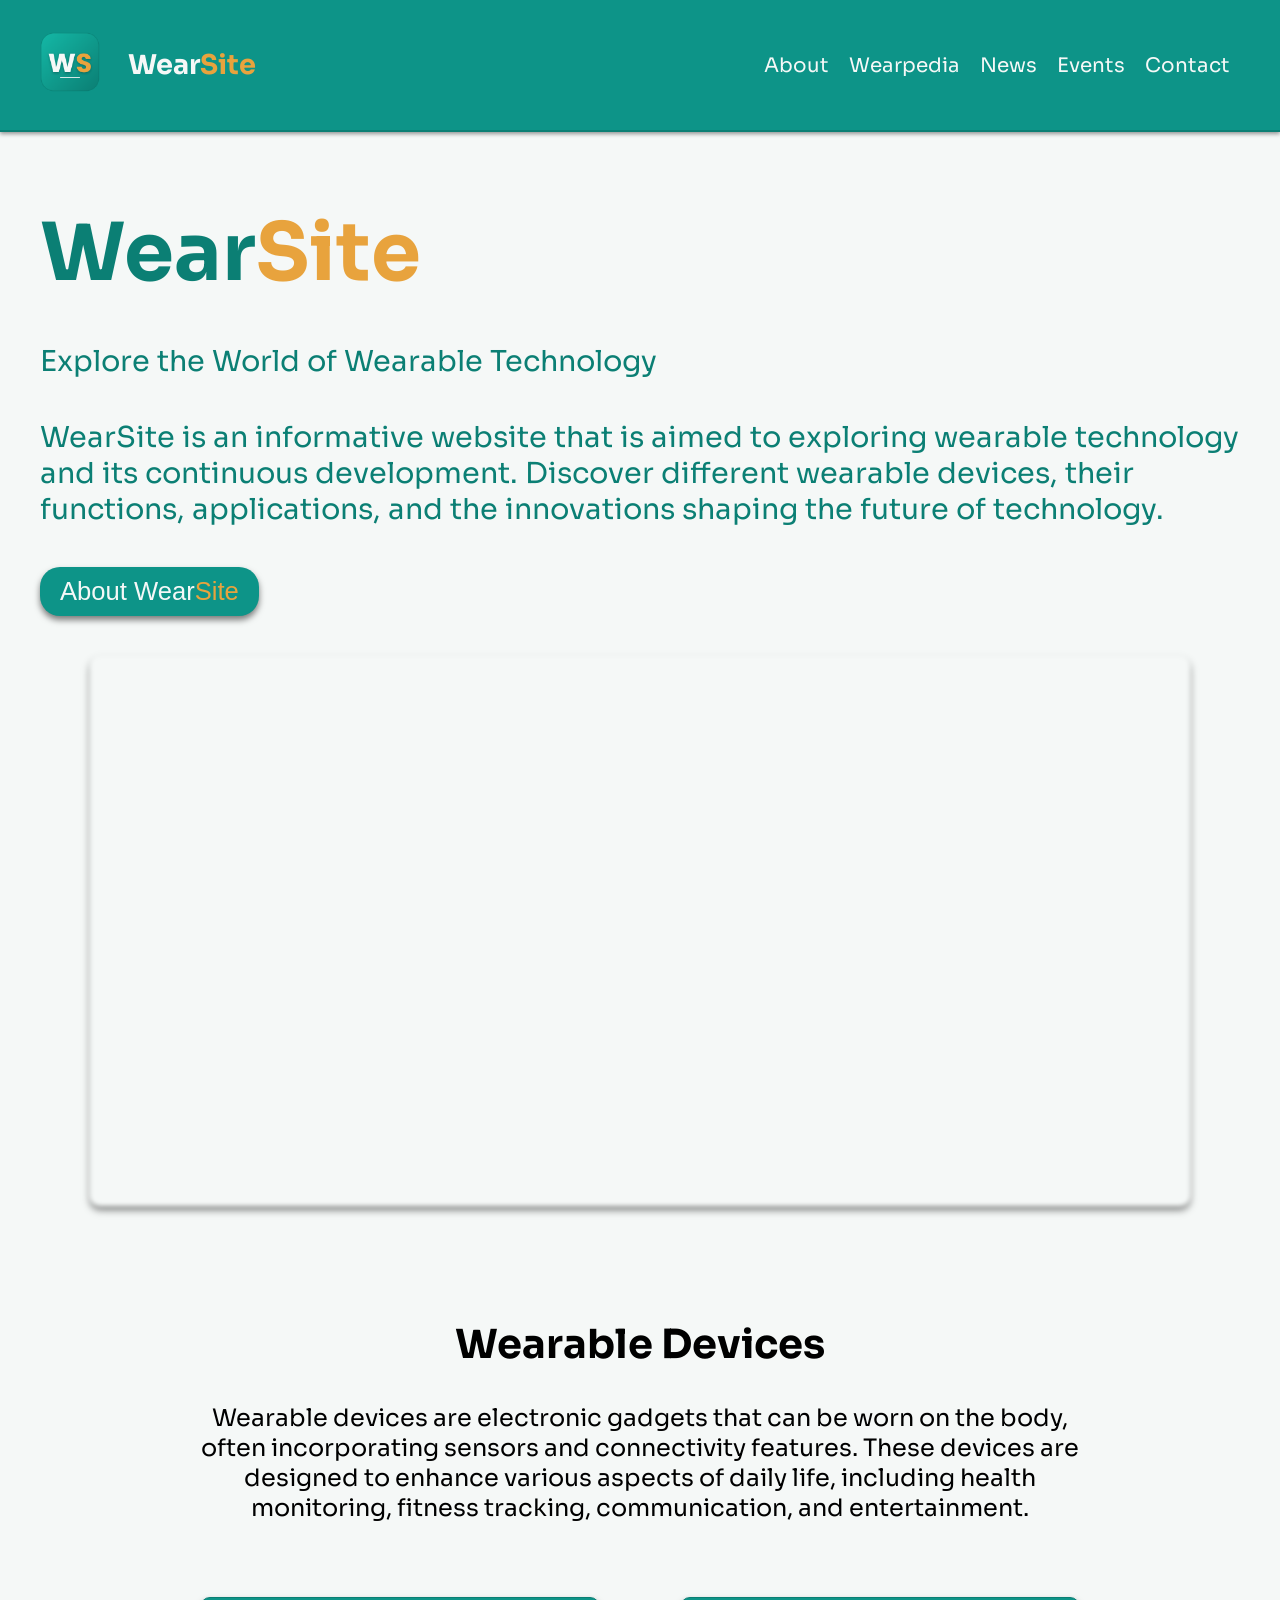
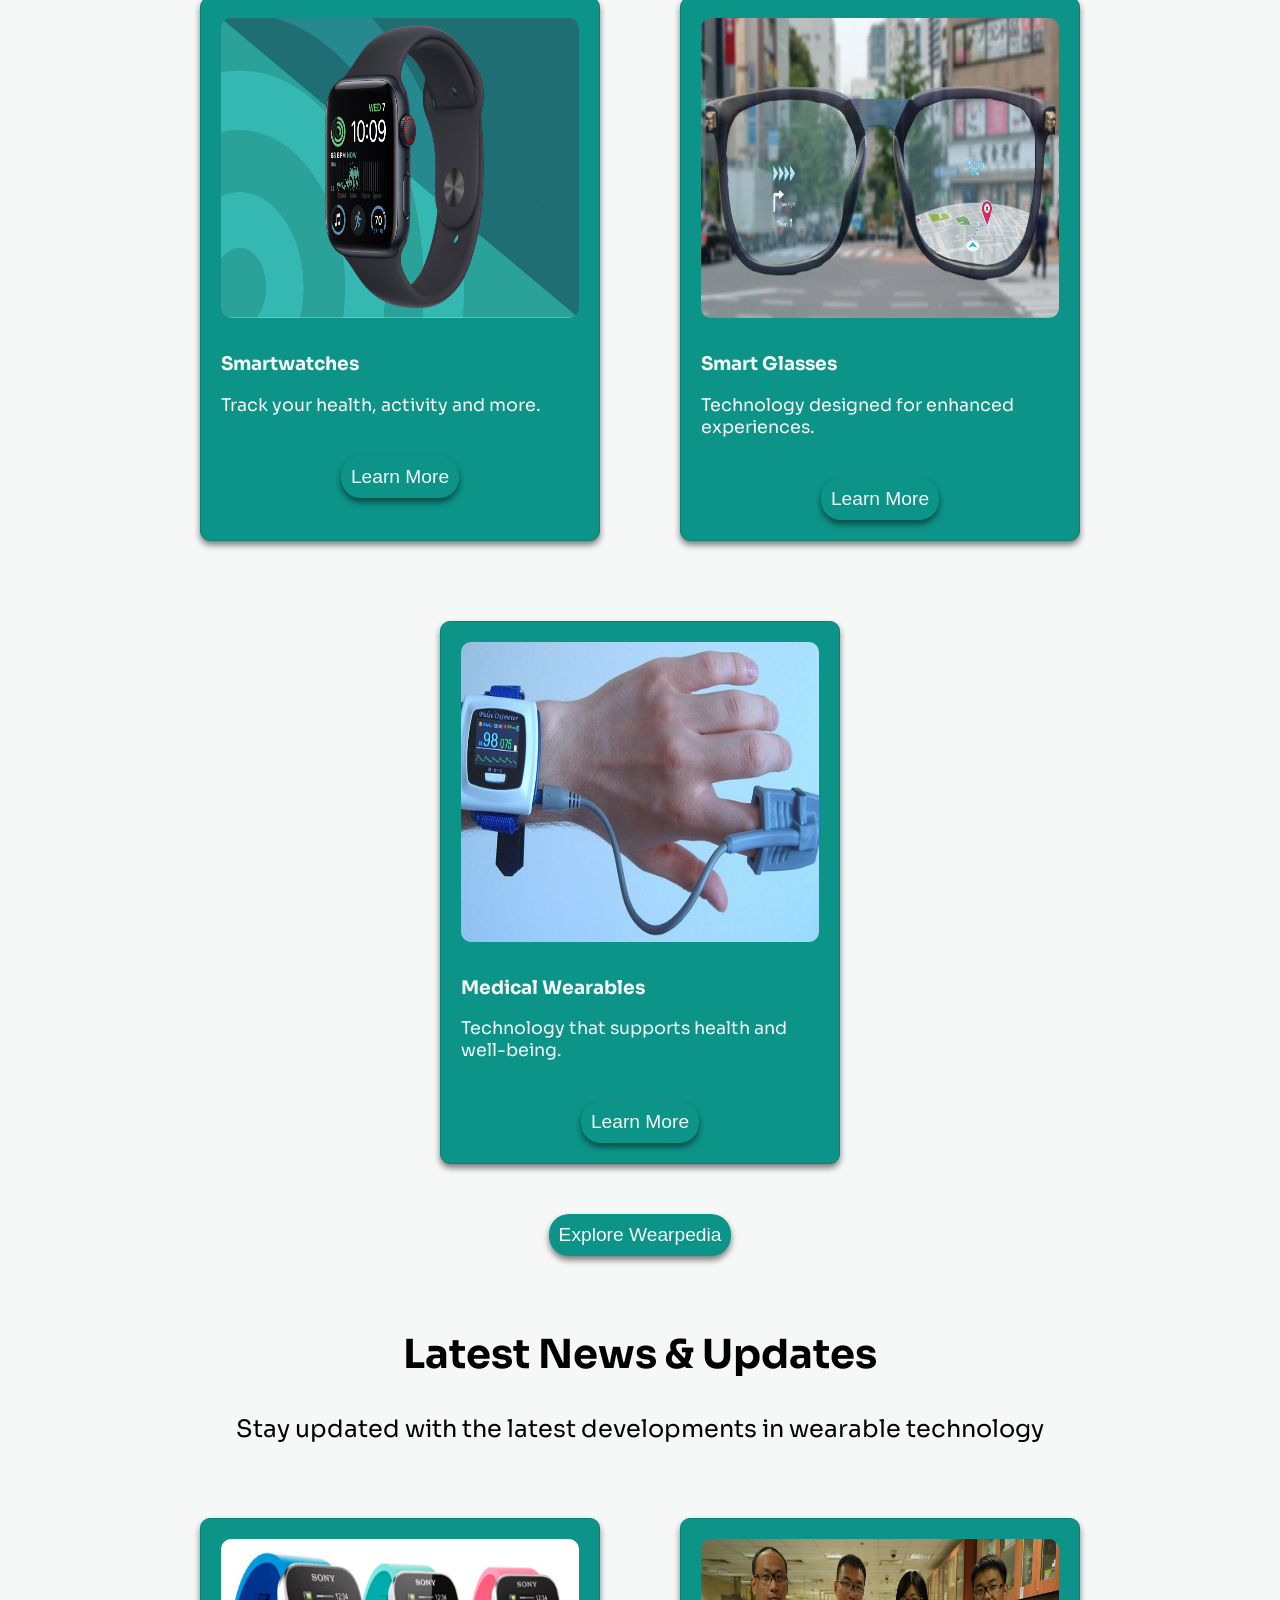
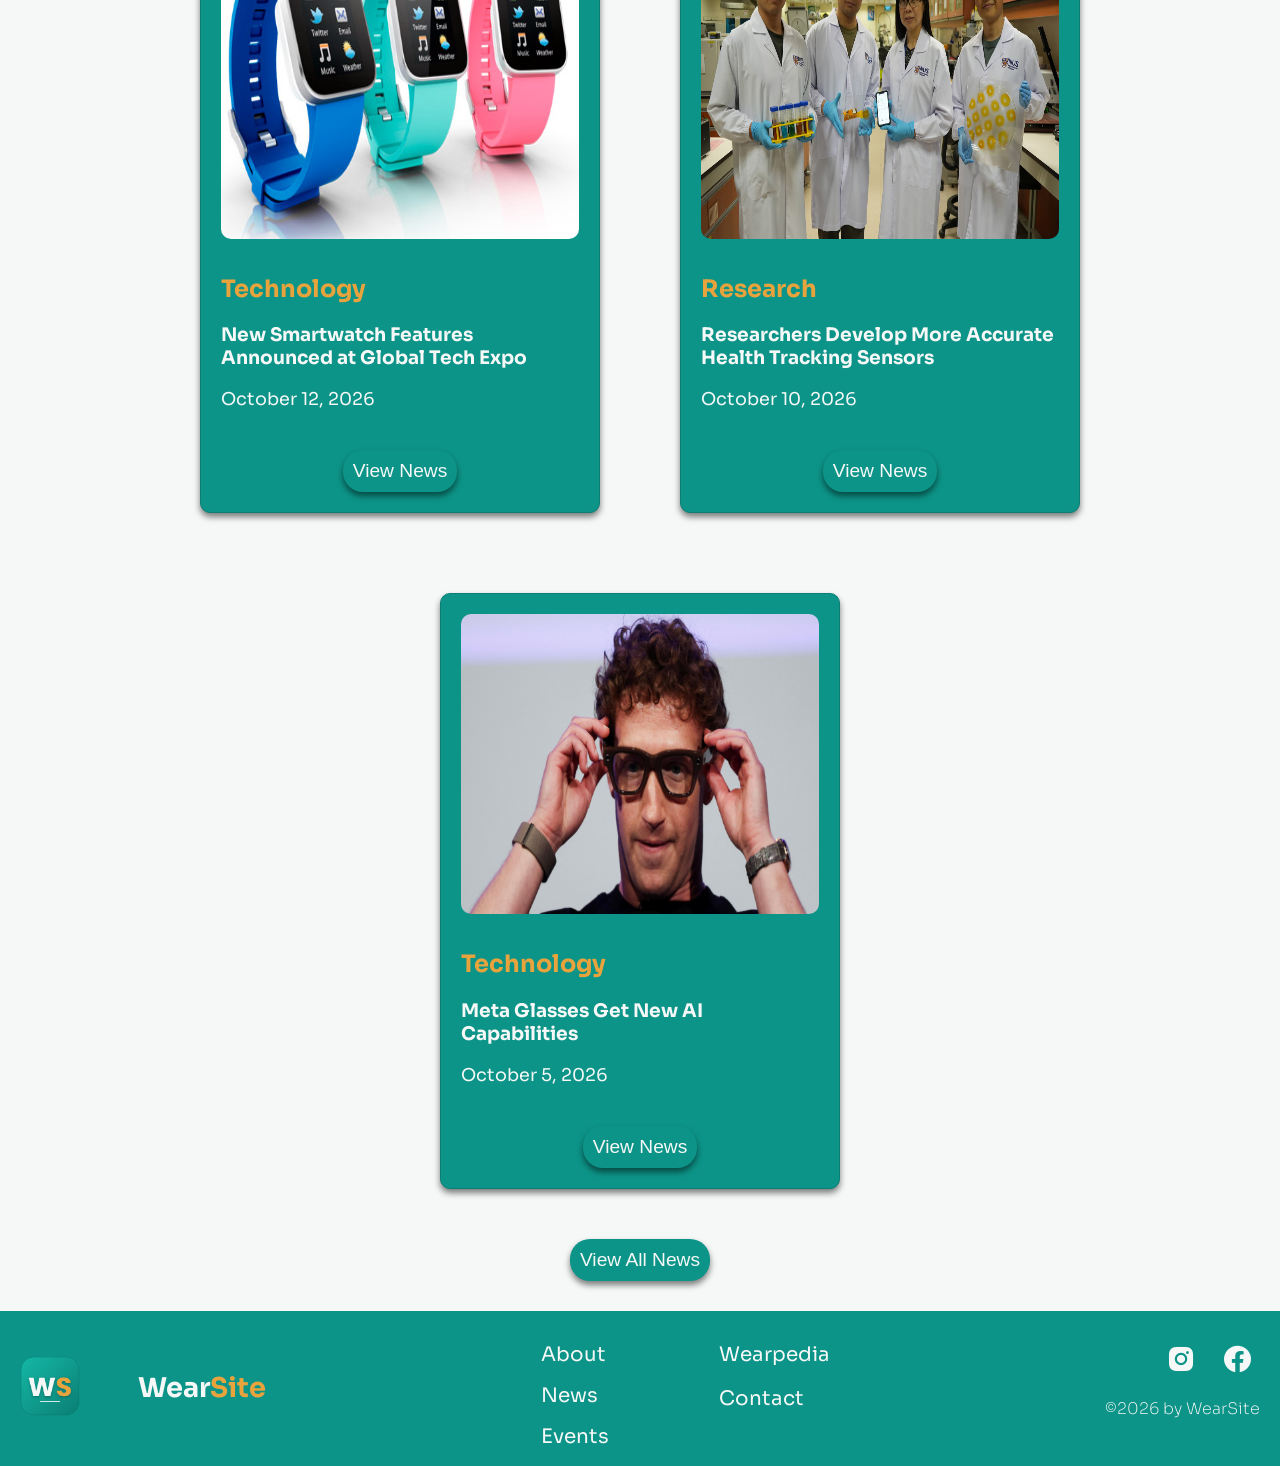
<file: HTML/index.html>
<!DOCTYPE html>
<html lang="en">
<head>
  <meta charset="UTF-8" />
  <meta name="viewport" content="width=device-width, initial-scale=1.0" />
  <link rel="stylesheet" href="../styles/assets/style.css">
  <link rel="preconnect" href="https://fonts.googleapis.com">
  <link rel="preconnect" href="https://fonts.gstatic.com" crossorigin>
  <link href="https://fonts.googleapis.com/css2?family=Sora:wght@100..800&family=Space+Grotesk:wght@300..700&display=swap" rel="stylesheet">
  <link href='https://unpkg.com/boxicons@2.1.4/css/boxicons.min.css' rel='stylesheet'>
  <link rel="icon" type="image/png" href="logo.ico">
  <title>WearSite</title>
</head>
<body>
    <nav>
      <div class="logo">
      <a href="../HTML/index.html"><img src="../images/logo.png" alt="WearSite Logo"></a>
      </div>
      <div class="header">
      <p>Wear<span style="color: #E8A33D;">Site</span></p>
      </div>
      <button class="menu-toggle" aria-label="Toggle menu"
        onclick="document.querySelector('nav ul').classList.toggle('open')">
  <i class='bx bx-menu'></i>
</button>

      <ul>
        <li><a href="../HTML/about.html">About</a></li>
         <li><a href="../HTML/wearpedia.html">Wearpedia</a></li>
        <li><a href="../HTML/news.html">News</a></li>
         <li><a href="../HTML/events.html">Events</a></li>
        <li><a href="../HTML/contact.html">Contact</a></li>
      </ul>
    </nav>

    <div class="hero">
      <h1>Wear<span style="color: #E8A33D;">Site</span></h1>
      <p>Explore the World of Wearable Technology</p>
      <p>WearSite is an informative website that is aimed to exploring wearable technology and its continuous development. Discover different wearable devices, their functions, applications, and the innovations shaping the future of technology. </p>
      <div class="about-btn">
        <a href="../HTML/about.html"><button>About Wear<span style="color: #E8A33D;">Site</span></button></a>
      </div>
      <div class="content-1">
      <video autoplay muted loop>
        <source src="../videos/cont1.mp4" type="video/mp4">
      </video>
      </div>
    </div>

  <main>
    <div class="devices">
      <h2>Wearable Devices</h2>
      <p>Wearable devices are electronic gadgets that can be worn on the body, often incorporating sensors and connectivity features. These devices are designed to enhance various aspects of daily life, including health monitoring, fitness tracking, communication, and entertainment.</p>
    </div>
    <div class="cards">
    <div class="card-1">
      <img src="../images/card1.jpg" alt="Smartwatch">
      <h3>Smartwatches</h3>
      <p>Track your health, activity and more.</p>
      <button><a href="../HTML/wearpedia.html">Learn More</a></button>
    </div>
    <div class="card-2">
      <img src="../images/card2.jpg" alt="Smart Glasses">
      <h3>Smart Glasses</h3>
       <p>Technology designed for enhanced experiences.</p>
      <button><a href="../HTML/wearpedia.html">Learn More</a></button>
    </div>
    <div class="card-3">
      <img src="../images/card3.jpg" alt="Medical Wearables">
      <h3>Medical Wearables</h3>
      <p>Technology that supports health and well-being.</p>
      <button><a href="../HTML/wearpedia.html">Learn More</a></button>
    </div>
  </div>
    <button class="btn-all"><a href="../HTML/wearpedia.html">Explore Wearpedia</a></button>


    <div class="news">
      <h2>Latest News & Updates</h2>
      <p>Stay updated with the latest developments in wearable technology</p>
    </div>
    <div class="cards">
    <div class="card-1">
      <img src="../images/news1.jpg" alt="Smartwatch on display at a tech expo">
      <h2>Technology</h2>
      <h3>New Smartwatch Features Announced at Global Tech Expo</h3>
      <p>October 12, 2026</p>
      <button><a href="../HTML/news.html">View News</a></button>
    </div>
    <div class="card-2">
      <img src="../images/news2.jpg" alt="Health tracking sensor close-up">
      <h2>Research</h2>
      <h3>Researchers Develop More Accurate Health Tracking Sensors</h3>
      <p>October 10, 2026</p>
      <button><a href="../HTML/news.html">View News</a></button>
    </div>
    <div class="card-3">
      <img src="../images/news3.jpg" alt="Person wearing smart glasses">
      <h2>Technology</h2>
      <h3>Meta Glasses Get New AI Capabilities</h3>
      <p>October 5, 2026</p>
      <button><a href="../HTML/news.html">View News</a></button>
    </div>
  </div>
    <button class="btn-all"><a href="../HTML/news.html">View All News</a></button>
  </main>

  <footer>
    <div class="logo">
      <a href="../HTML/index.html"><img src="../images/logo.png" alt="WearSite Logo"></a>
      </div>
      <div class="header">
      <p>Wear<span style="color: #E8A33D;">Site</span></p>
      </div>
      <div class="links-footer">
      <ul>
        <li><a href="../HTML/about.html">About</a></li>
        <li><a href="../HTML/news.html">News</a></li>
         <li><a href="../HTML/events.html">Events</a></li>
      </ul>
   </div>
   <div class="links-footer2">
    <ul>
   <li><a href="../HTML/wearpedia.html">Wearpedia</a></li>
   <li><a href="../HTML/contact.html">Contact</a></li>
   </ul>
   </div>
   <div class="social-media">
      <a href="https://www.instagram.com/its.not_rancze/" target="_blank" style="--i:1;" class="insta"><i class='bx bxl-instagram-alt' ></i></a>
      <a href="https://www.facebook.com/rance.allen.7/" target="_blank" style="--i:2;"><i class='bx bxl-facebook-circle'></i></a>
      <p>©2026 by WearSite</p>
   </div>
  </footer>
</body>
</html>
</file>
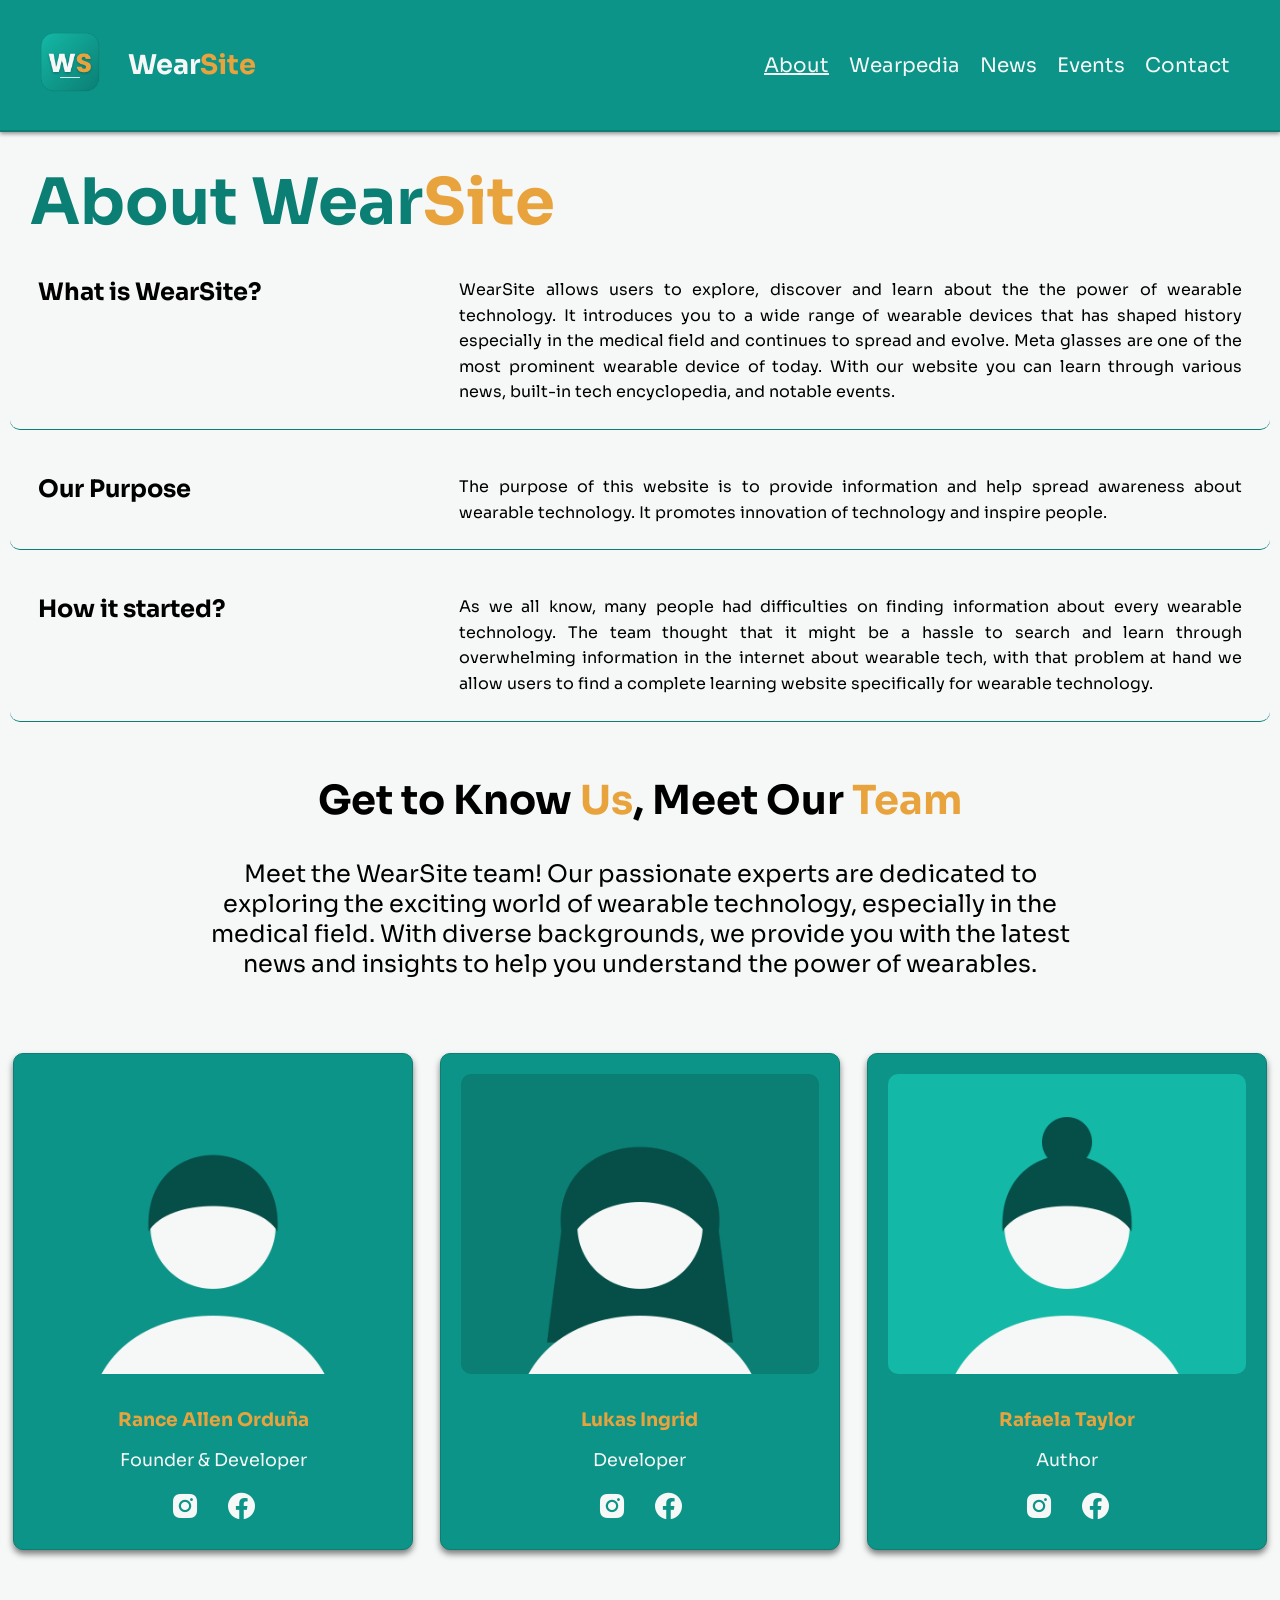
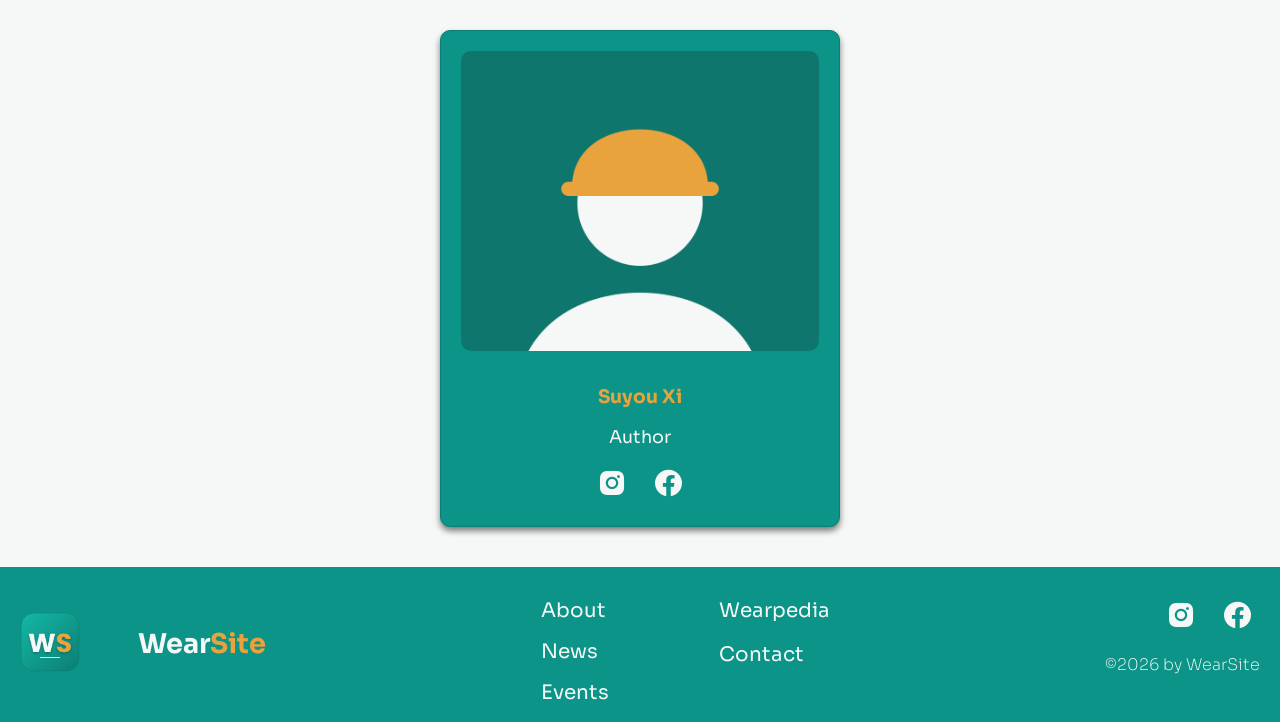
<file: HTML/about.html>
<!DOCTYPE html>
<html lang="en">
<head>
  <meta charset="UTF-8" />
  <meta name="viewport" content="width=device-width, initial-scale=1.0" />
  <link rel="stylesheet" href="../styles/assets/style.css">
  <link rel="preconnect" href="https://fonts.googleapis.com">
  <link rel="preconnect" href="https://fonts.gstatic.com" crossorigin>
  <link href="https://fonts.googleapis.com/css2?family=Sora:wght@100..800&family=Space+Grotesk:wght@300..700&display=swap" rel="stylesheet">
  <link href='https://unpkg.com/boxicons@2.1.4/css/boxicons.min.css' rel='stylesheet'>
  <link rel="icon" type="image/png" href="logo.ico">
  <title>WearSite</title>
</head> 
<body>
    <nav>
      <div class="logo">
      <a href="../HTML/index.html"><img src="../images/logo.png" alt="WearSite Logo"></a>
      </div>
      <div class="header">
      <p>Wear<span style="color: #E8A33D;">Site</span></p>
      </div>
      <button class="menu-toggle" aria-label="Toggle menu"
        onclick="document.querySelector('nav ul').classList.toggle('open')">
  <i class='bx bx-menu'></i>
</button>

      <ul>
        <li><a href="../HTML/about.html" style="text-decoration: underline;">About</a></li>
         <li><a href="../HTML/wearpedia.html">Wearpedia</a></li>
        <li><a href="../HTML/news.html">News</a></li>
         <li><a href="../HTML/events.html">Events</a></li>
        <li><a href="../HTML/contact.html">Contact</a></li>
      </ul>
    </nav>

    <div class="hero-about">
      <h1>About Wear<span style="color: #E8A33D;">Site</span></h1>
    </div>

  <main>
    <div class="text-1">
        <h2>What is WearSite?</h2>
    <p>WearSite allows users to explore, discover and learn about the the power of wearable technology. It introduces you to a wide range of wearable devices that has shaped history especially in the medical field and continues to spread and evolve. Meta glasses are one of the most prominent wearable device of today. With our website you can learn through various news, built-in tech encyclopedia, and notable events.</p>
    </div>

    <div class="text-2">
        <h2>Our Purpose</h2>
    <p>The purpose of this website is to provide information and help spread awareness about wearable technology. It promotes innovation of technology and inspire people.</p>
    </div>

    <div class="text-3">
        <h2>How it started?</h2>
    <p>As we all know, many people had difficulties on finding information about every wearable technology. The team thought that it might be a hassle to search and learn through overwhelming information in the internet about wearable tech, with that problem at hand we allow users to find a complete learning website specifically for wearable technology.</p>
    </div>



        <div class="team-members">
      <h2>Get to Know <span style="color: #E8A33D;">Us</span>, Meet Our <span style="color: #E8A33D;">Team</span></h2>
        <p>Meet the WearSite team! Our passionate experts are dedicated to exploring the exciting world of wearable technology, especially in the medical field. With diverse backgrounds, we provide you with the latest news and insights to help you understand the power of wearables.</p>
    </div>
    <div class="cards">
    <div class="aboutcard-1">
      <img src="../images/team1.png" alt="Smartwatch">
      <h3>Rance Allen Orduña</h3>
      <p>Founder & Developer</p>
      <a class="insta-about" href="https://www.instagram.com/its.not_rancze/" target="_blank" style="--i:1;" class="insta"><i class='bx bxl-instagram-alt' ></i></a>
      <a href="https://www.facebook.com/rance.allen.7/" target="_blank" style="--i:2;"><i class='bx bxl-facebook-circle'></i></a>
    </div>
    <div class="aboutcard-2">
      <img src="../images/team2.png" alt="Smart Glasses">
      <h3>Lukas Ingrid</h3>
       <p>Developer</p>
      <a class="insta-about" href="https://www.instagram.com/its.not_rancze/" target="_blank" style="--i:1;" class="insta"><i class='bx bxl-instagram-alt' ></i></a>
      <a href="https://www.facebook.com/rance.allen.7/" target="_blank" style="--i:2;"><i class='bx bxl-facebook-circle'></i></a>
    </div>
    <div class="aboutcard-3">
      <img src="../images/team3.png" alt="Medical Wearables">
      <h3>Rafaela Taylor</h3>
      <p>Author</p>
      <a class="insta-about" href="https://www.instagram.com/its.not_rancze/" target="_blank" style="--i:1;" class="insta"><i class='bx bxl-instagram-alt' ></i></a>
      <a href="https://www.facebook.com/rance.allen.7/" target="_blank" style="--i:2;"><i class='bx bxl-facebook-circle'></i></a>
    </div>
    <div class="aboutcard-3">
      <img src="../images/team4.png" alt="Medical Wearables">
      <h3>Suyou Xi</h3>
      <p>Author</p>
     <a class="insta-about" href="https://www.instagram.com/its.not_rancze/" target="_blank" style="--i:1;" class="insta"><i class='bx bxl-instagram-alt' ></i></a>
      <a href="https://www.facebook.com/rance.allen.7/" target="_blank" style="--i:2;"><i class='bx bxl-facebook-circle'></i></a>
  </div>
    </div>
  </main>

  <footer>
    <div class="logo">
      <a href="../HTML/index.html"><img src="../images/logo.png" alt="WearSite Logo"></a>
      </div>
      <div class="header">
      <p>Wear<span style="color: #E8A33D;">Site</span></p>
      </div>
      <div class="links-footer">
      <ul>
        <li><a href="../HTML/about.html">About</a></li>
        <li><a href="../HTML/news.html">News</a></li>
         <li><a href="../HTML/events.html">Events</a></li>
      </ul>
   </div>
   <div class="links-footer2">
    <ul>
   <li><a href="../HTML/wearpedia.html">Wearpedia</a></li>
   <li><a href="../HTML/contact.html">Contact</a></li>
   </ul>
   </div>
   <div class="social-media">
      <a href="https://www.instagram.com/its.not_rancze/" target="_blank" style="--i:1;" class="insta"><i class='bx bxl-instagram-alt' ></i></a>
      <a href="https://www.facebook.com/rance.allen.7/" target="_blank" style="--i:2;"><i class='bx bxl-facebook-circle'></i></a>
      <p>©2026 by WearSite</p>
   </div>
  </footer>
</body>
</html>
</file>
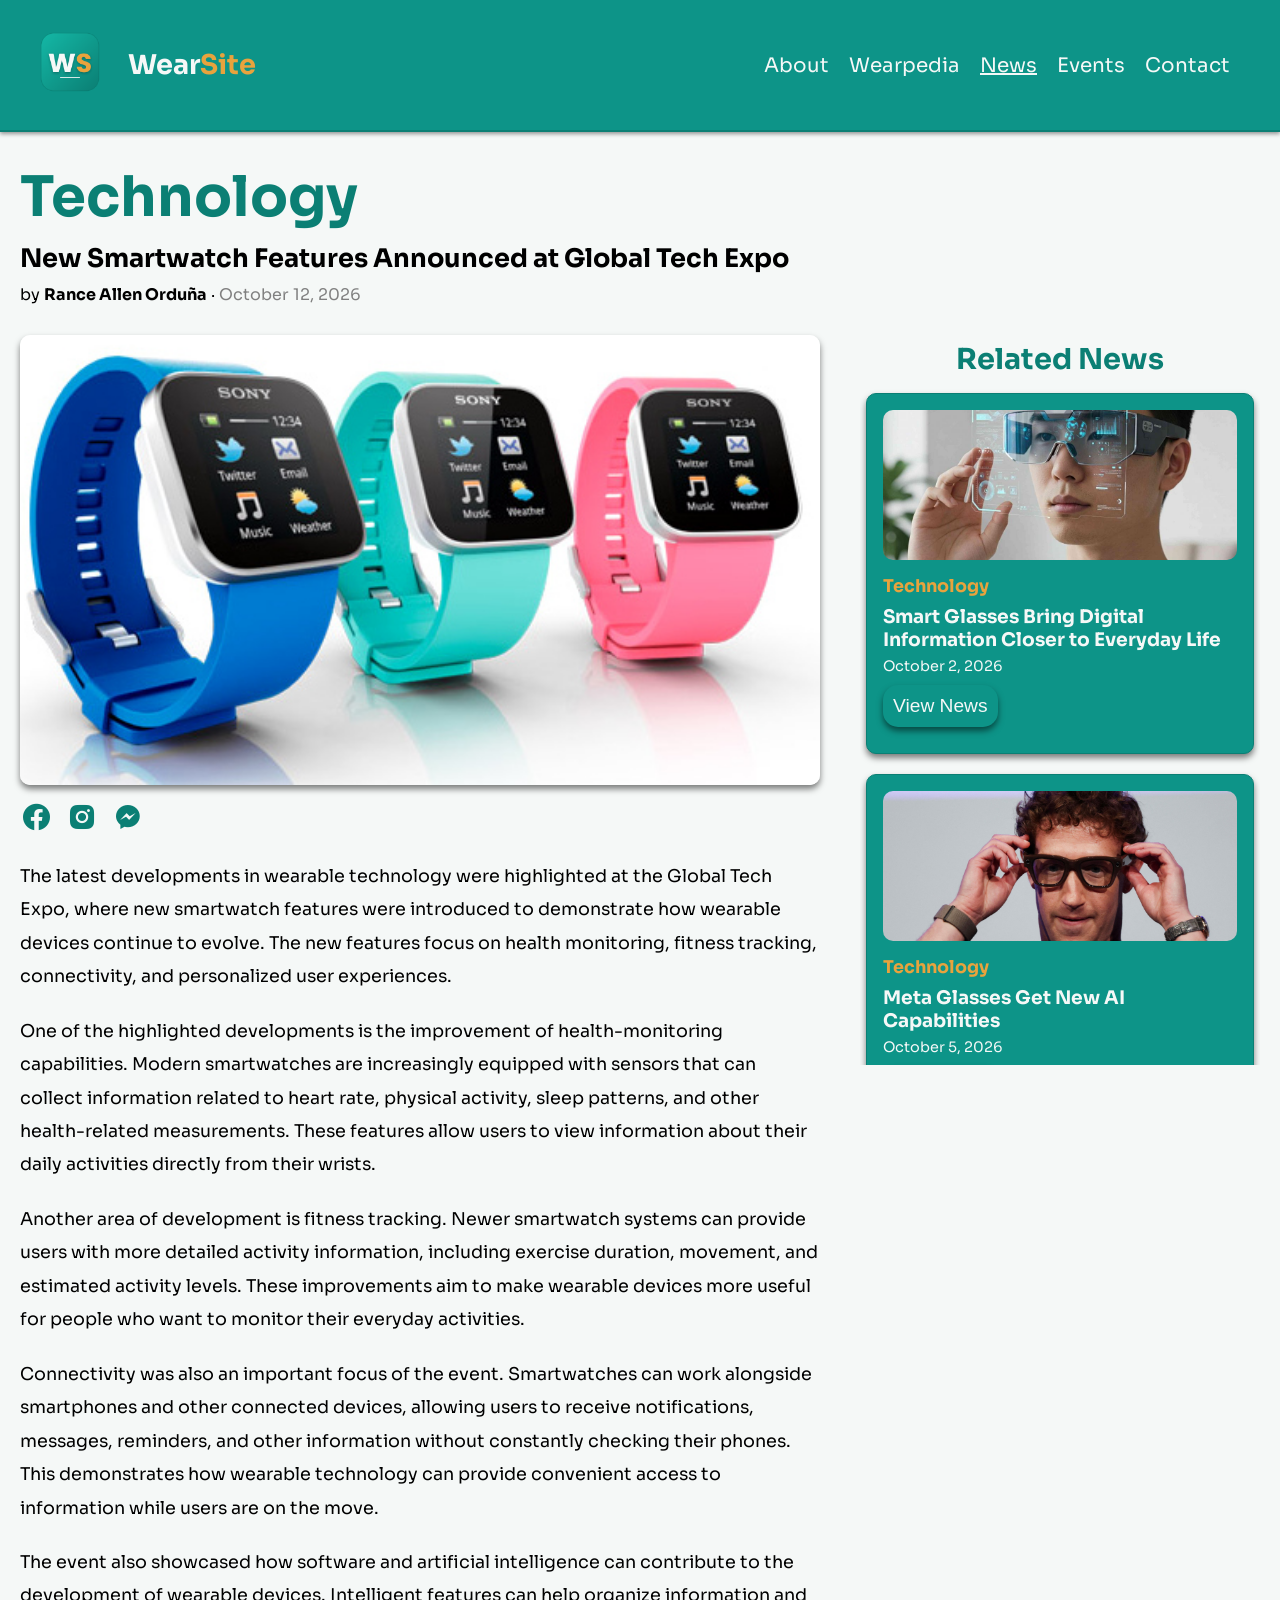
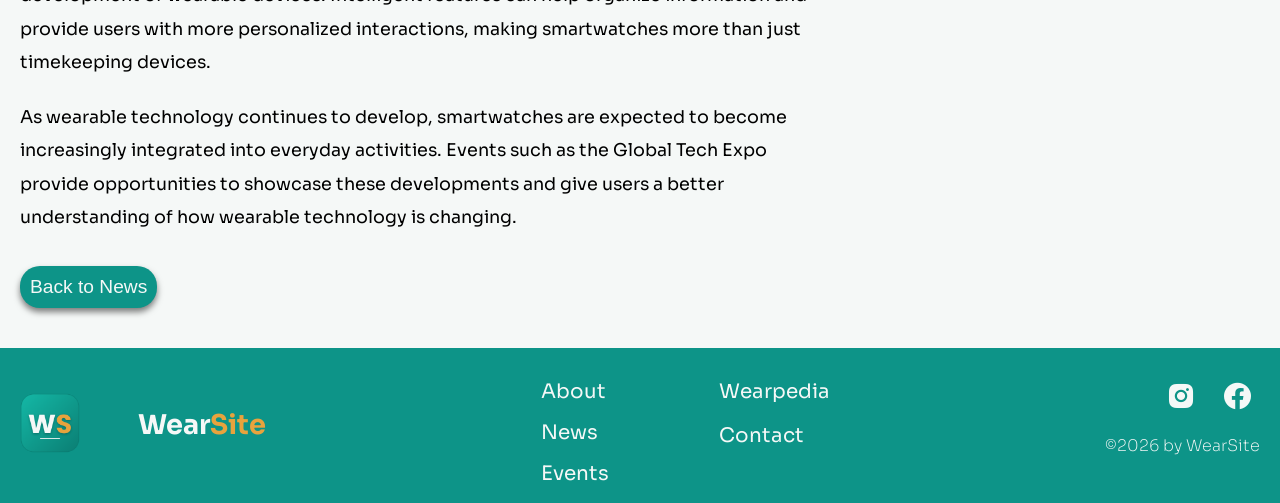
<file: HTML/article1.html>
<!DOCTYPE html>
<html lang="en">
<head>
  <meta charset="UTF-8" />
  <meta name="viewport" content="width=device-width, initial-scale=1.0" />
  <link rel="stylesheet" href="../styles/assets/style.css">
  <link rel="preconnect" href="https://fonts.googleapis.com">
  <link rel="preconnect" href="https://fonts.gstatic.com" crossorigin>
  <link href="https://fonts.googleapis.com/css2?family=Sora:wght@100..800&family=Space+Grotesk:wght@300..700&display=swap" rel="stylesheet">
  <link href='https://unpkg.com/boxicons@2.1.4/css/boxicons.min.css' rel='stylesheet'>
  <link rel="icon" type="image/png" href="logo.ico">
  <title>WearSite</title>
</head>
<body>
    <nav>
      <div class="logo">
      <a href="../HTML/index.html"><img src="../images/logo.png" alt="WearSite Logo"></a>
      </div>
      <div class="header">
      <p>Wear<span style="color: #E8A33D;">Site</span></p>
      </div>
      <button class="menu-toggle" aria-label="Toggle menu"
        onclick="document.querySelector('nav ul').classList.toggle('open')">
  <i class='bx bx-menu'></i>
</button>

      <ul>
        <li><a href="../HTML/about.html">About</a></li>
         <li><a href="../HTML/wearpedia.html">Wearpedia</a></li>
        <li><a href="../HTML/news.html" style="text-decoration: underline;">News</a></li>
         <li><a href="../HTML/events.html">Events</a></li>
        <li><a href="../HTML/contact.html">Contact</a></li>
      </ul>
    </nav>

    <div class="heroarticle-1">
      <h1>Technology</h1>
      <h2>New Smartwatch Features Announced at Global Tech Expo</h2>
      <p>by <b>Rance Allen Orduña</b> · <span style="color: grey;">October 12, 2026</span></p>
    </div>
 
  <main class="article-layout">
    <article class="article-main">
      <img src="../images/news1.jpg" alt="Smartwatch on display at a tech expo">
 
      <div class="share">
        <a href="#" aria-label="Share on Facebook"><i class='bx bxl-facebook-circle'></i></a>
        <a href="#" aria-label="Share on Instagram"><i class='bx bxl-instagram-alt'></i></a>
        <a href="#" aria-label="Share on Messenger"><i class='bx bxl-messenger'></i></a>
      </div>
 
      <div class="articletext-1">
        <p>The latest developments in wearable technology were highlighted at the Global Tech Expo, where new smartwatch features were introduced to demonstrate how wearable devices continue to evolve. The new features focus on health monitoring, fitness tracking, connectivity, and personalized user experiences.</p>
 
        <p>One of the highlighted developments is the improvement of health-monitoring capabilities. Modern smartwatches are increasingly equipped with sensors that can collect information related to heart rate, physical activity, sleep patterns, and other health-related measurements. These features allow users to view information about their daily activities directly from their wrists.</p>
 
        <p>Another area of development is fitness tracking. Newer smartwatch systems can provide users with more detailed activity information, including exercise duration, movement, and estimated activity levels. These improvements aim to make wearable devices more useful for people who want to monitor their everyday activities.</p>
 
        <p>Connectivity was also an important focus of the event. Smartwatches can work alongside smartphones and other connected devices, allowing users to receive notifications, messages, reminders, and other information without constantly checking their phones. This demonstrates how wearable technology can provide convenient access to information while users are on the move.</p>
 
        <p>The event also showcased how software and artificial intelligence can contribute to the development of wearable devices. Intelligent features can help organize information and provide users with more personalized interactions, making smartwatches more than just timekeeping devices.</p>
 
        <p>As wearable technology continues to develop, smartwatches are expected to become increasingly integrated into everyday activities. Events such as the Global Tech Expo provide opportunities to showcase these developments and give users a better understanding of how wearable technology is changing.</p>
      </div>
 
      <button class="btn-all"><a href="../HTML/news.html">Back to News</a></button>
    </article>
 

    <aside class="related-news">
      <h2>Related News</h2>
 
      <div class="related-list">
        <div class="card-2 related-card">
         <img src="../images/news5.jpg" alt="Smart glasses with digital features for everyday use">
         <h2>Technology</h2>
         <h3>Smart Glasses Bring Digital Information Closer to Everyday Life</h3>
         <p>October 2, 2026</p>
         <a href="../HTML/article5.html"><button>View News</button></a>
        </div>
 
        <div class="card-3 related-card">
          <img src="../images/news3.jpg" alt="Person wearing smart glasses">
          <h2>Technology</h2>
          <h3>Meta Glasses Get New AI Capabilities</h3>
          <p>October 5, 2026</p>
          <a href="../HTML/article3.html"><button>View News</button></a>
        </div>
 
        </div>
      </aside>
    </main>

  <footer>
    <div class="logo">
      <a href="../HTML/index.html"><img src="../images/logo.png" alt="WearSite Logo"></a>
      </div>
      <div class="header">
      <p>Wear<span style="color: #E8A33D;">Site</span></p>
      </div>
      <div class="links-footer">
      <ul>
        <li><a href="../HTML/about.html">About</a></li>
        <li><a href="../HTML/news.html">News</a></li>
         <li><a href="../HTML/events.html">Events</a></li>
      </ul>
   </div>
   <div class="links-footer2">
    <ul>
   <li><a href="../HTML/wearpedia.html">Wearpedia</a></li>
   <li><a href="../HTML/contact.html">Contact</a></li>
   </ul>
   </div>
   <div class="social-media">
      <a href="https://www.instagram.com/its.not_rancze/" target="_blank" style="--i:1;" class="insta"><i class='bx bxl-instagram-alt' ></i></a>
      <a href="https://www.facebook.com/rance.allen.7/" target="_blank" style="--i:2;"><i class='bx bxl-facebook-circle'></i></a>
      <p>©2026 by WearSite</p>
   </div>
  </footer>
</body>
</html>
</file>
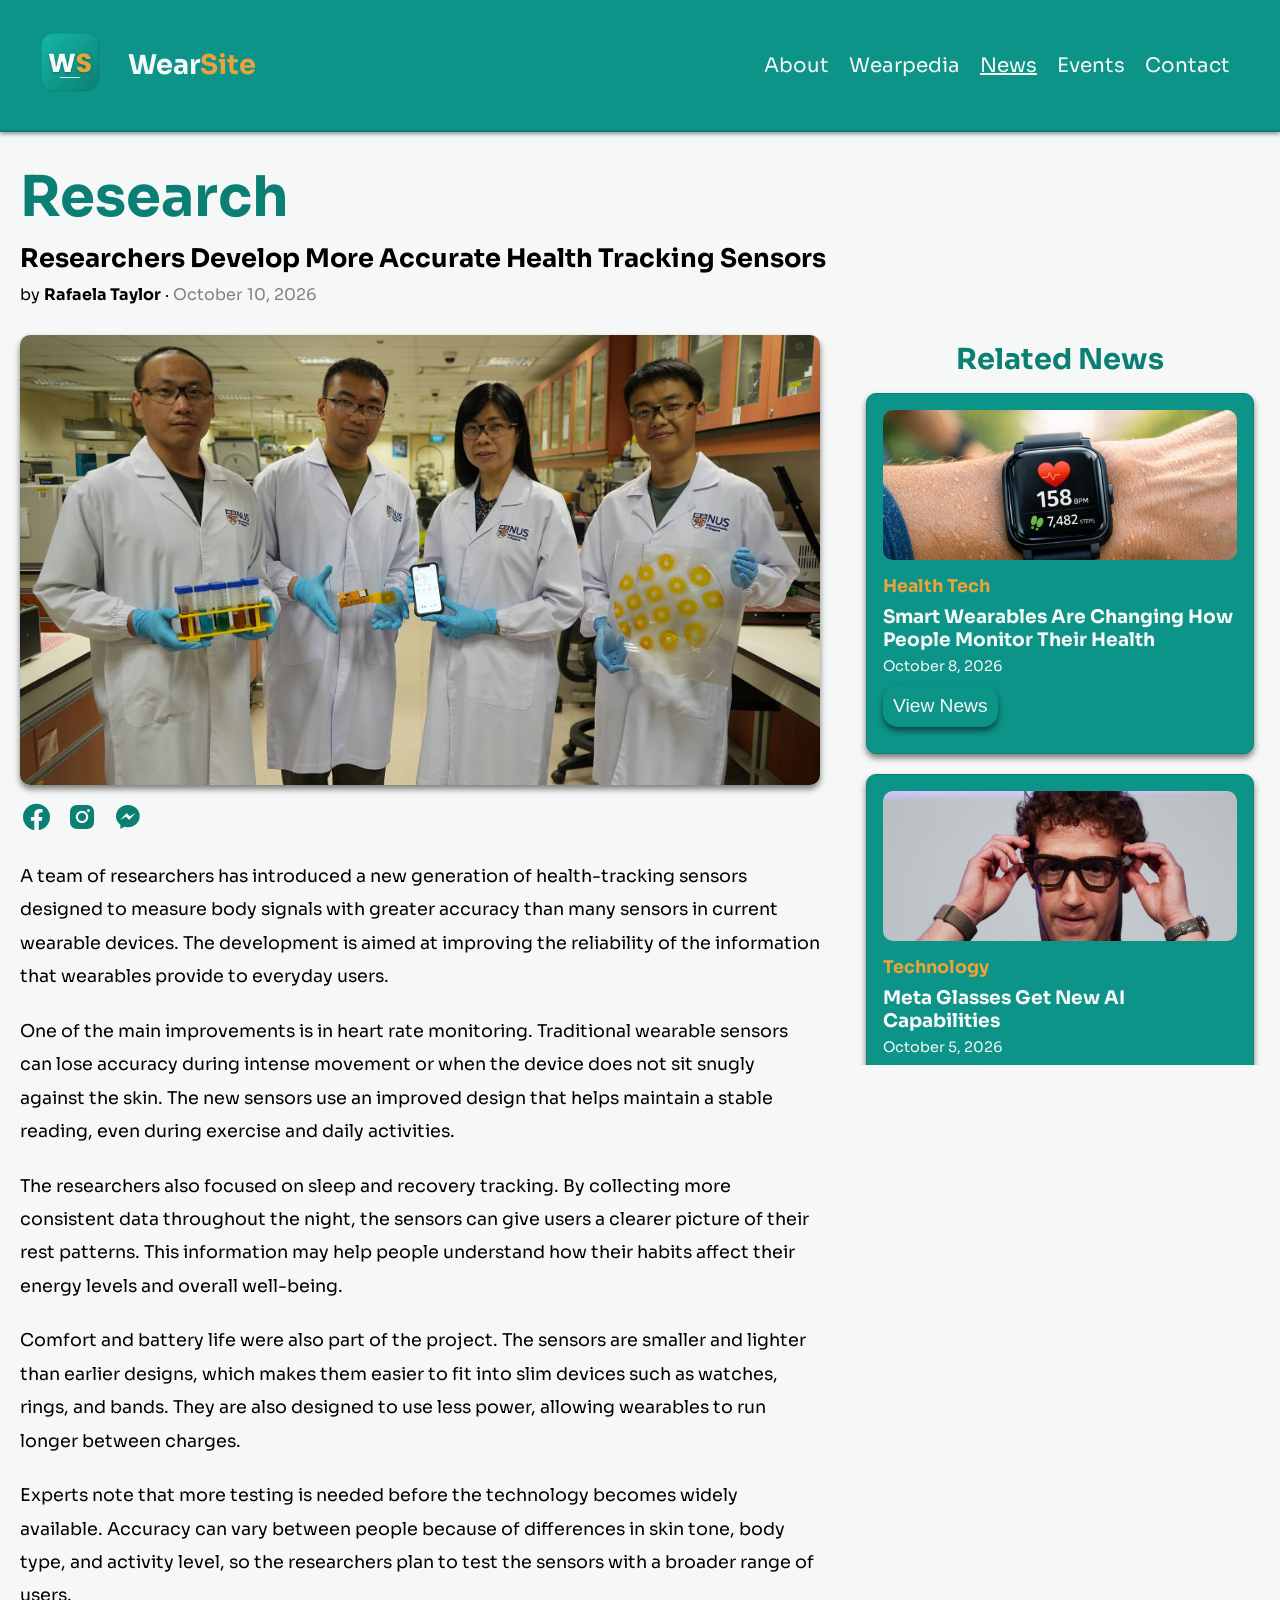
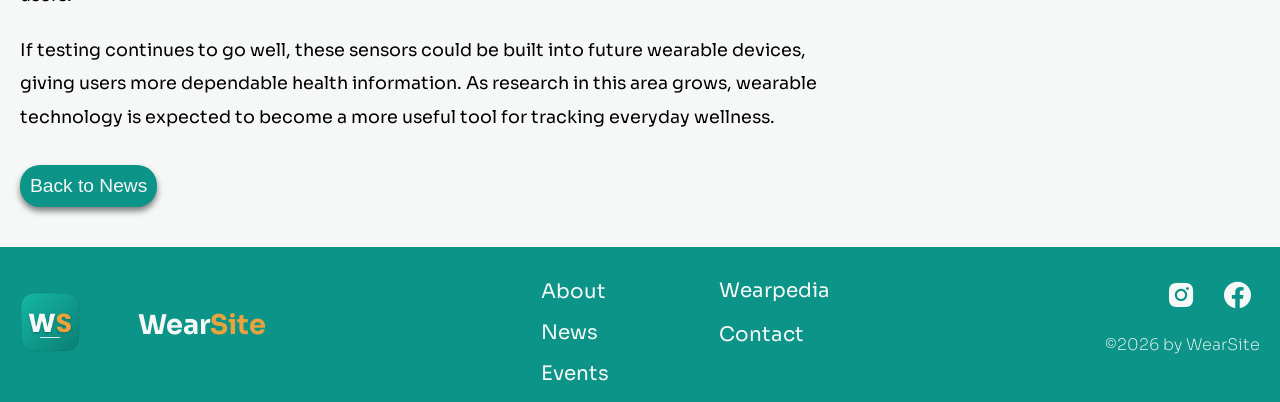
<file: HTML/article2.html>
<!DOCTYPE html>
<html lang="en">
<head>
  <meta charset="UTF-8" />
  <meta name="viewport" content="width=device-width, initial-scale=1.0" />
  <link rel="stylesheet" href="../styles/assets/style.css">
  <link rel="preconnect" href="https://fonts.googleapis.com">
  <link rel="preconnect" href="https://fonts.gstatic.com" crossorigin>
  <link href="https://fonts.googleapis.com/css2?family=Sora:wght@100..800&family=Space+Grotesk:wght@300..700&display=swap" rel="stylesheet">
  <link href='https://unpkg.com/boxicons@2.1.4/css/boxicons.min.css' rel='stylesheet'>
  <link rel="icon" type="image/png" href="logo.ico">
  <title>WearSite</title>
</head>
<body>
    <nav>
      <div class="logo">
      <a href="../HTML/index.html"><img src="../images/logo.png" alt="WearSite Logo"></a>
      </div>
      <div class="header">
      <p>Wear<span style="color: #E8A33D;">Site</span></p>
      </div>
      <button class="menu-toggle" aria-label="Toggle menu"
        onclick="document.querySelector('nav ul').classList.toggle('open')">
  <i class='bx bx-menu'></i>
</button>

      <ul>
        <li><a href="../HTML/about.html">About</a></li>
         <li><a href="../HTML/wearpedia.html">Wearpedia</a></li>
        <li><a href="../HTML/news.html" style="text-decoration: underline;">News</a></li>
         <li><a href="../HTML/events.html">Events</a></li>
        <li><a href="../HTML/contact.html">Contact</a></li>
      </ul>
    </nav>

    <div class="heroarticle-1">
      <h1>Research</h1>
      <h2>Researchers Develop More Accurate Health Tracking Sensors</h2>
      <p>by <b>Rafaela Taylor</b> · <span style="color: grey;">October 10, 2026</span></p>
    </div>
 
  <main class="article-layout">
    <article class="article-main">
       <img src="../images/news2.jpg" alt="Health tracking sensor close-up">
 
      <div class="share">
        <a href="#" aria-label="Share on Facebook"><i class='bx bxl-facebook-circle'></i></a>
        <a href="#" aria-label="Share on Instagram"><i class='bx bxl-instagram-alt'></i></a>
        <a href="#" aria-label="Share on Messenger"><i class='bx bxl-messenger'></i></a>
      </div>
 
      <div class="articletext-1">
        <p>A team of researchers has introduced a new generation of health-tracking sensors designed to measure body signals with greater accuracy than many sensors in current wearable devices. The development is aimed at improving the reliability of the information that wearables provide to everyday users.</p>

        <p>One of the main improvements is in heart rate monitoring. Traditional wearable sensors can lose accuracy during intense movement or when the device does not sit snugly against the skin. The new sensors use an improved design that helps maintain a stable reading, even during exercise and daily activities.</p>

        <p>The researchers also focused on sleep and recovery tracking. By collecting more consistent data throughout the night, the sensors can give users a clearer picture of their rest patterns. This information may help people understand how their habits affect their energy levels and overall well-being.</p>

        <p>Comfort and battery life were also part of the project. The sensors are smaller and lighter than earlier designs, which makes them easier to fit into slim devices such as watches, rings, and bands. They are also designed to use less power, allowing wearables to run longer between charges.</p>

        <p>Experts note that more testing is needed before the technology becomes widely available. Accuracy can vary between people because of differences in skin tone, body type, and activity level, so the researchers plan to test the sensors with a broader range of users.</p>

        <p>If testing continues to go well, these sensors could be built into future wearable devices, giving users more dependable health information. As research in this area grows, wearable technology is expected to become a more useful tool for tracking everyday wellness.</p>
      </div>
 
      <button class="btn-all"><a href="../HTML/news.html">Back to News</a></button>
    </article>
 
    <aside class="related-news">
      <h2>Related News</h2>
 
      <div class="related-list">
        <div class="card-2 related-card">
         <img src="../images/news4.jpg" alt="Smartwatch tracking a user's health and fitness data">
         <h2>Health Tech</h2>
         <h3>Smart Wearables Are Changing How People Monitor Their Health</h3>
         <p>October 8, 2026</p>
         <a href="../HTML/article4.html"><button>View News</button></a>
        </div>
 
        <div class="card-3 related-card">
          <img src="../images/news3.jpg" alt="Person wearing smart glasses">
          <h2>Technology</h2>
          <h3>Meta Glasses Get New AI Capabilities</h3>
          <p>October 5, 2026</p>
          <a href="../HTML/article3.html"><button>View News</button></a>
        </div>

        </div>
      </aside>
    </main>

  <footer>
    <div class="logo">
      <a href="../HTML/index.html"><img src="../images/logo.png" alt="WearSite Logo"></a>
      </div>
      <div class="header">
      <p>Wear<span style="color: #E8A33D;">Site</span></p>
      </div>
      <div class="links-footer">
      <ul>
        <li><a href="../HTML/about.html">About</a></li>
        <li><a href="../HTML/news.html">News</a></li>
         <li><a href="../HTML/events.html">Events</a></li>
      </ul>
   </div>
   <div class="links-footer2">
    <ul>
   <li><a href="../HTML/wearpedia.html">Wearpedia</a></li>
   <li><a href="../HTML/contact.html">Contact</a></li>
   </ul>
   </div>
   <div class="social-media">
      <a href="https://www.instagram.com/its.not_rancze/" target="_blank" style="--i:1;" class="insta"><i class='bx bxl-instagram-alt' ></i></a>
      <a href="https://www.facebook.com/rance.allen.7/" target="_blank" style="--i:2;"><i class='bx bxl-facebook-circle'></i></a>
      <p>©2026 by WearSite</p>
   </div>
  </footer>
</body>
</html>
</file>
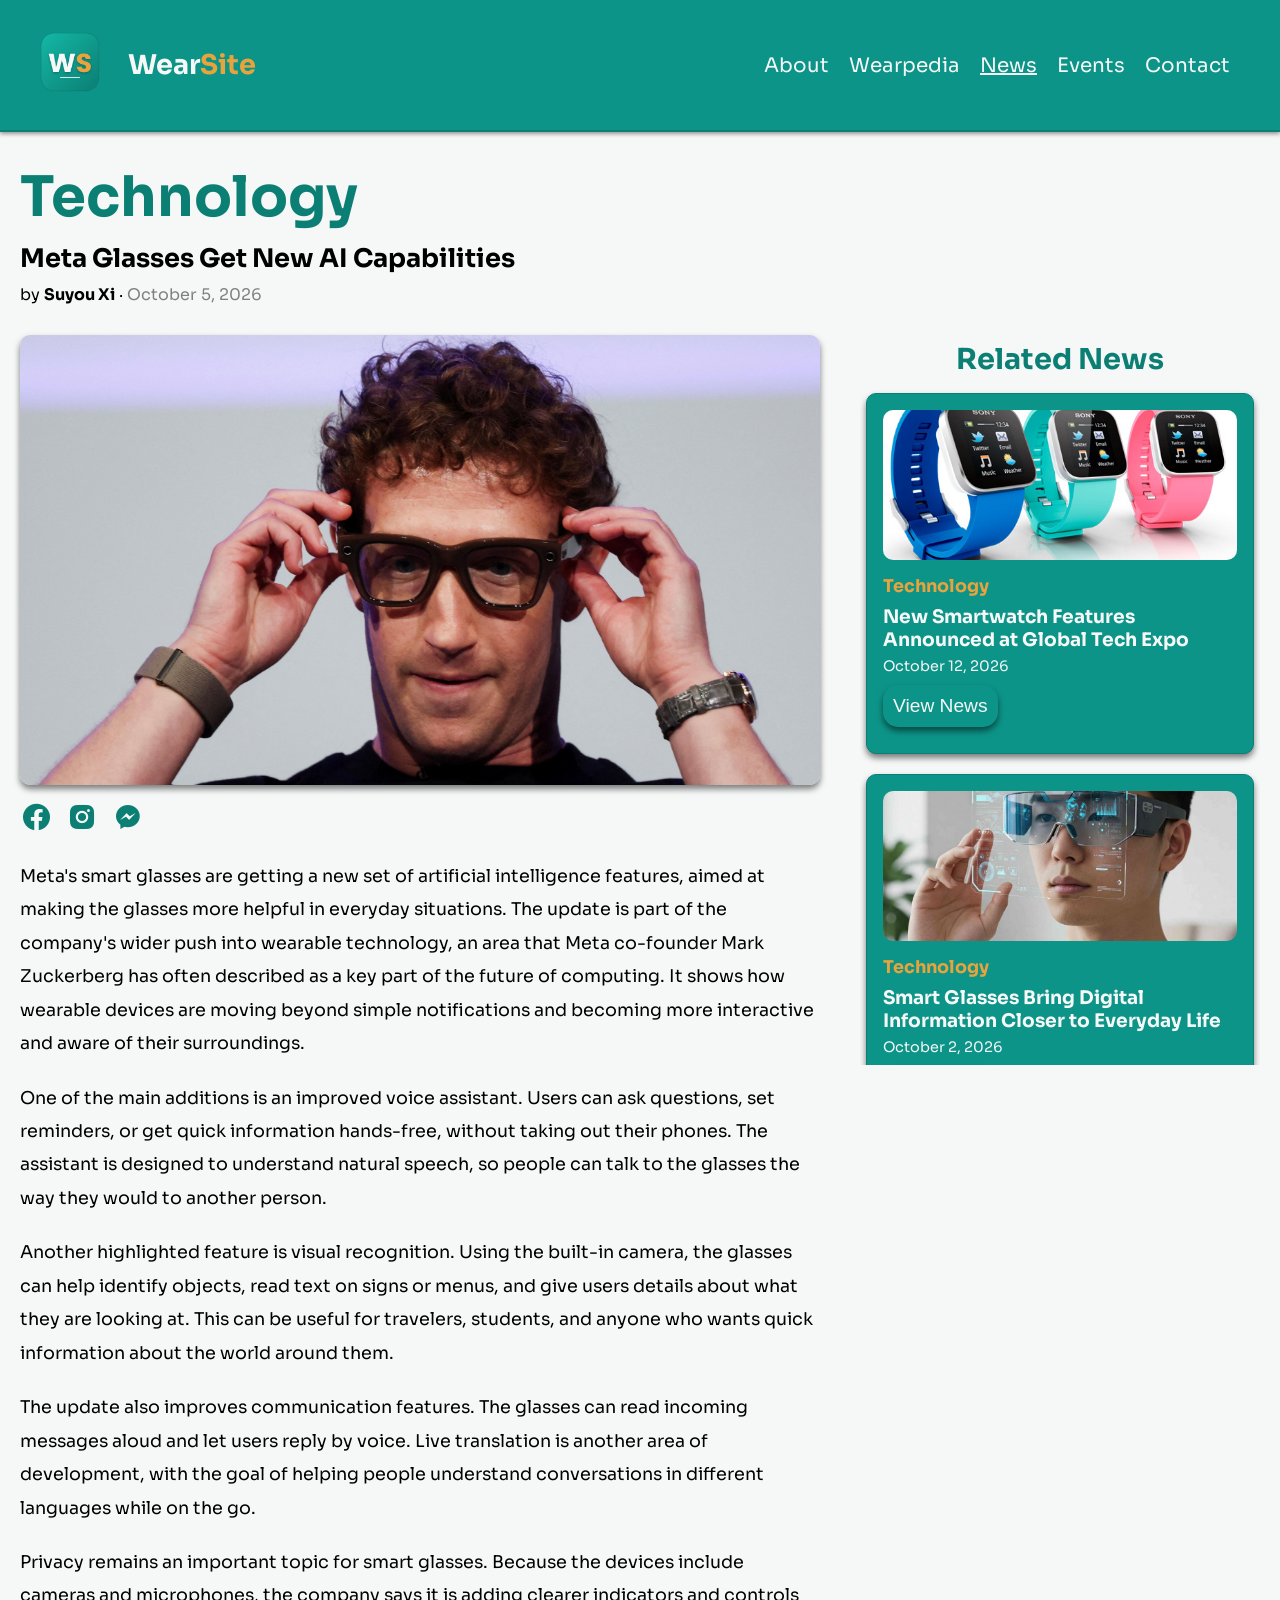
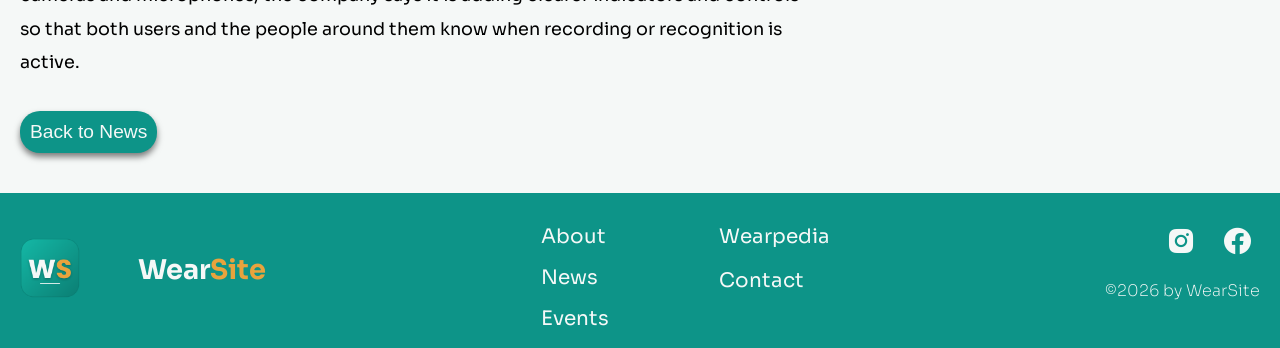
<file: HTML/article3.html>
<!DOCTYPE html>
<html lang="en">
<head>
  <meta charset="UTF-8" />
  <meta name="viewport" content="width=device-width, initial-scale=1.0" />
  <link rel="stylesheet" href="../styles/assets/style.css">
  <link rel="preconnect" href="https://fonts.googleapis.com">
  <link rel="preconnect" href="https://fonts.gstatic.com" crossorigin>
  <link href="https://fonts.googleapis.com/css2?family=Sora:wght@100..800&family=Space+Grotesk:wght@300..700&display=swap" rel="stylesheet">
  <link href='https://unpkg.com/boxicons@2.1.4/css/boxicons.min.css' rel='stylesheet'>
  <link rel="icon" type="image/png" href="logo.ico">
  <title>WearSite</title>
</head>
<body>
    <nav>
      <div class="logo">
      <a href="../HTML/index.html"><img src="../images/logo.png" alt="WearSite Logo"></a>
      </div>
      <div class="header">
      <p>Wear<span style="color: #E8A33D;">Site</span></p>
      </div>
      <button class="menu-toggle" aria-label="Toggle menu"
        onclick="document.querySelector('nav ul').classList.toggle('open')">
  <i class='bx bx-menu'></i>
</button>

      <ul>
        <li><a href="../HTML/about.html">About</a></li>
         <li><a href="../HTML/wearpedia.html">Wearpedia</a></li>
        <li><a href="../HTML/news.html" style="text-decoration: underline;">News</a></li>
         <li><a href="../HTML/events.html">Events</a></li>
        <li><a href="../HTML/contact.html">Contact</a></li>
      </ul>
    </nav>

    <div class="heroarticle-1">
      <h1>Technology</h1>
      <h2>Meta Glasses Get New AI Capabilities</h2>
      <p>by <b>Suyou Xi</b> · <span style="color: grey;">October 5, 2026</span></p>
    </div>
 
  <main class="article-layout">
    <article class="article-main">
      <img src="../images/news3.jpg" alt="Person wearing smart glasses">
 
      <div class="share">
        <a href="#" aria-label="Share on Facebook"><i class='bx bxl-facebook-circle'></i></a>
        <a href="#" aria-label="Share on Instagram"><i class='bx bxl-instagram-alt'></i></a>
        <a href="#" aria-label="Share on Messenger"><i class='bx bxl-messenger'></i></a>
      </div>
 
      <div class="articletext-1">
        <p>Meta's smart glasses are getting a new set of artificial intelligence features, aimed at making the glasses more helpful in everyday situations. The update is part of the company's wider push into wearable technology, an area that Meta co-founder Mark Zuckerberg has often described as a key part of the future of computing. It shows how wearable devices are moving beyond simple notifications and becoming more interactive and aware of their surroundings.</p>

        <p>One of the main additions is an improved voice assistant. Users can ask questions, set reminders, or get quick information hands-free, without taking out their phones. The assistant is designed to understand natural speech, so people can talk to the glasses the way they would to another person.</p>

        <p>Another highlighted feature is visual recognition. Using the built-in camera, the glasses can help identify objects, read text on signs or menus, and give users details about what they are looking at. This can be useful for travelers, students, and anyone who wants quick information about the world around them.</p>

        <p>The update also improves communication features. The glasses can read incoming messages aloud and let users reply by voice. Live translation is another area of development, with the goal of helping people understand conversations in different languages while on the go.</p>

        <p>Privacy remains an important topic for smart glasses. Because the devices include cameras and microphones, the company says it is adding clearer indicators and controls so that both users and the people around them know when recording or recognition is active.</>

      </div>
 
      <button class="btn-all"><a href="../HTML/news.html">Back to News</a></button>
    </article>

    <aside class="related-news">
      <h2>Related News</h2>
 
      <div class="related-list">
        <div class="card-2 related-card">
         <img src="../images/news1.jpg" alt="Smartwatch on display at a tech expo">
         <h2>Technology</h2>
         <h3>New Smartwatch Features Announced at Global Tech Expo</h3>
         <p>October 12, 2026</p>
         <a href="../HTML/article1.html"><button>View News</button></a>
        </div>

        <div class="card-3 related-card">
         <img src="../images/news5.jpg" alt="Smart glasses with digital features for everyday use">
         <h2>Technology</h2>
         <h3>Smart Glasses Bring Digital Information Closer to Everyday Life</h3>
         <p>October 2, 2026</p>
         <a href="../HTML/article5.html"><button>View News</button></a>
        </div>
        </div>
      </aside>
    </main>

  <footer>
    <div class="logo">
      <a href="../HTML/index.html"><img src="../images/logo.png" alt="WearSite Logo"></a>
      </div>
      <div class="header">
      <p>Wear<span style="color: #E8A33D;">Site</span></p>
      </div>
      <div class="links-footer">
      <ul>
        <li><a href="../HTML/about.html">About</a></li>
        <li><a href="../HTML/news.html">News</a></li>
         <li><a href="../HTML/events.html">Events</a></li>
      </ul>
   </div>
   <div class="links-footer2">
    <ul>
   <li><a href="../HTML/wearpedia.html">Wearpedia</a></li>
   <li><a href="../HTML/contact.html">Contact</a></li>
   </ul>
   </div>
   <div class="social-media">
      <a href="https://www.instagram.com/its.not_rancze/" target="_blank" style="--i:1;" class="insta"><i class='bx bxl-instagram-alt' ></i></a>
      <a href="https://www.facebook.com/rance.allen.7/" target="_blank" style="--i:2;"><i class='bx bxl-facebook-circle'></i></a>
      <p>©2026 by WearSite</p>
   </div>
  </footer>
</body>
</html>
</file>
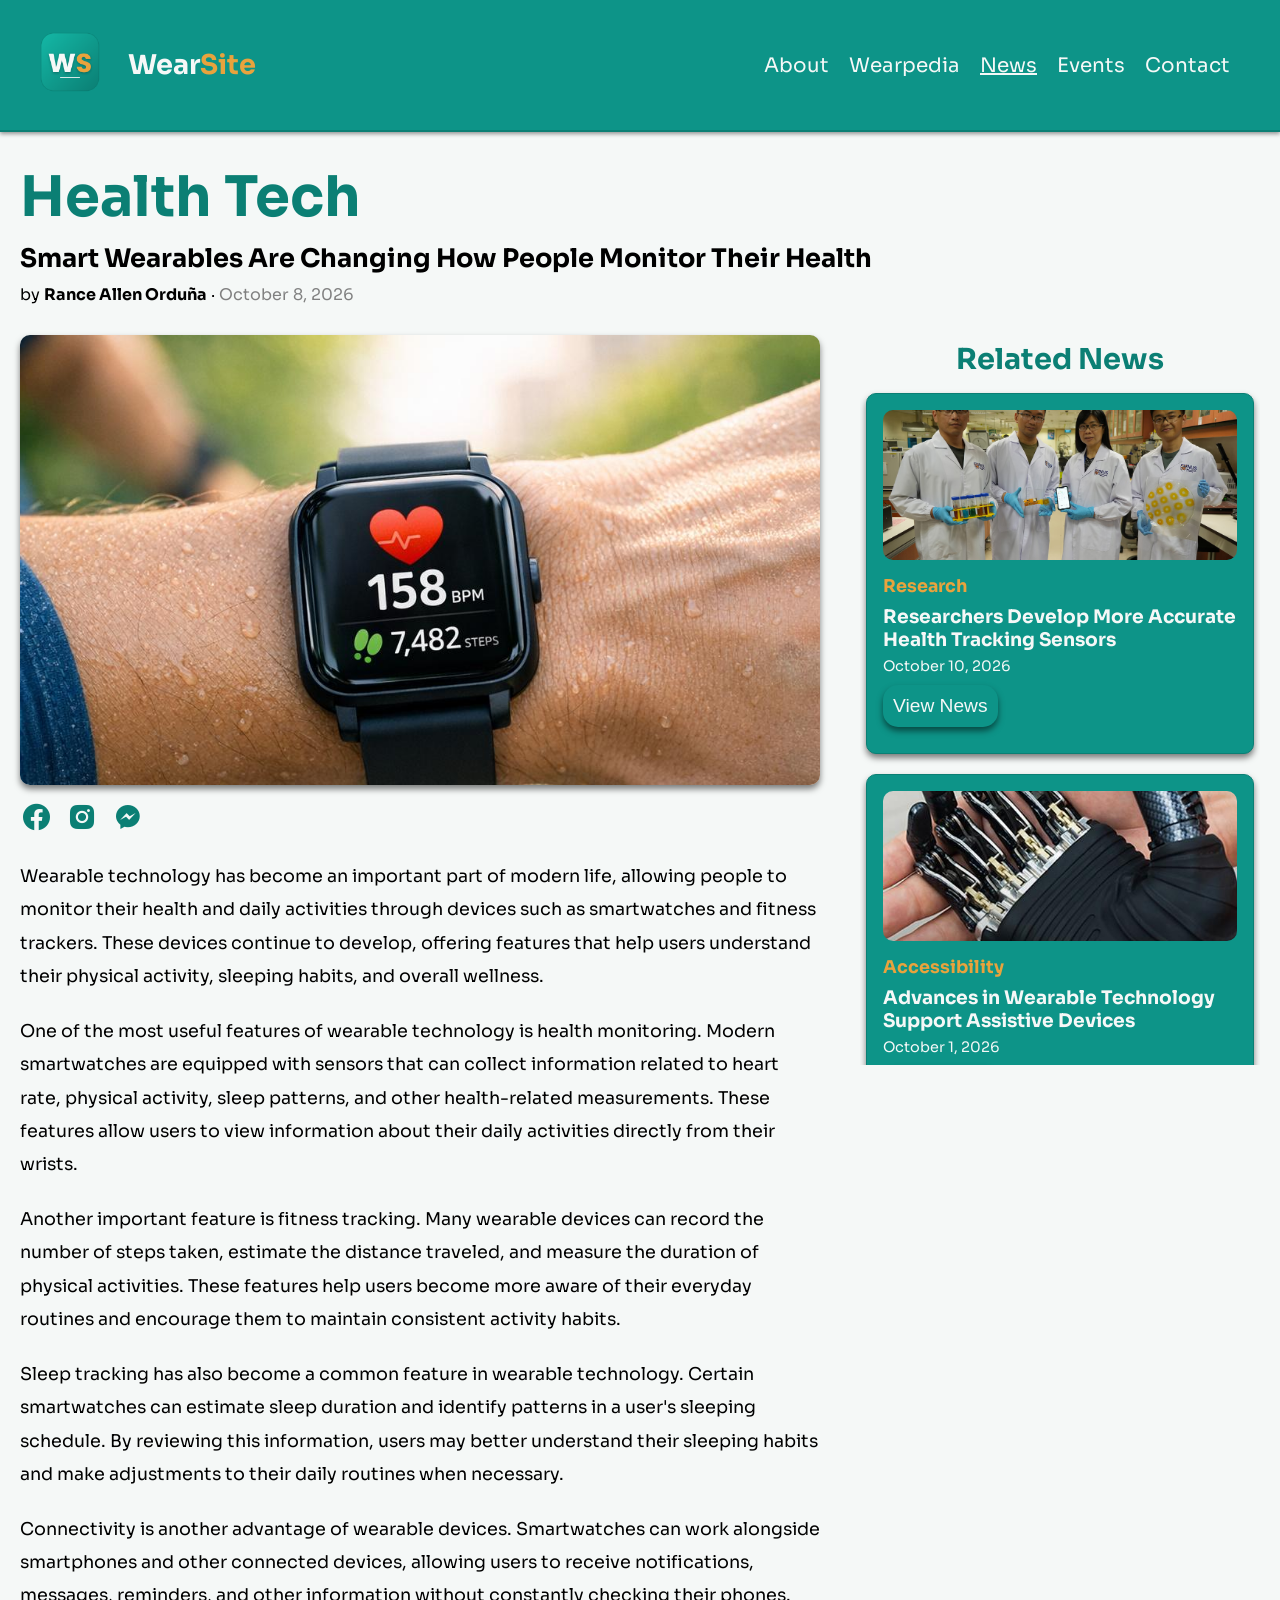
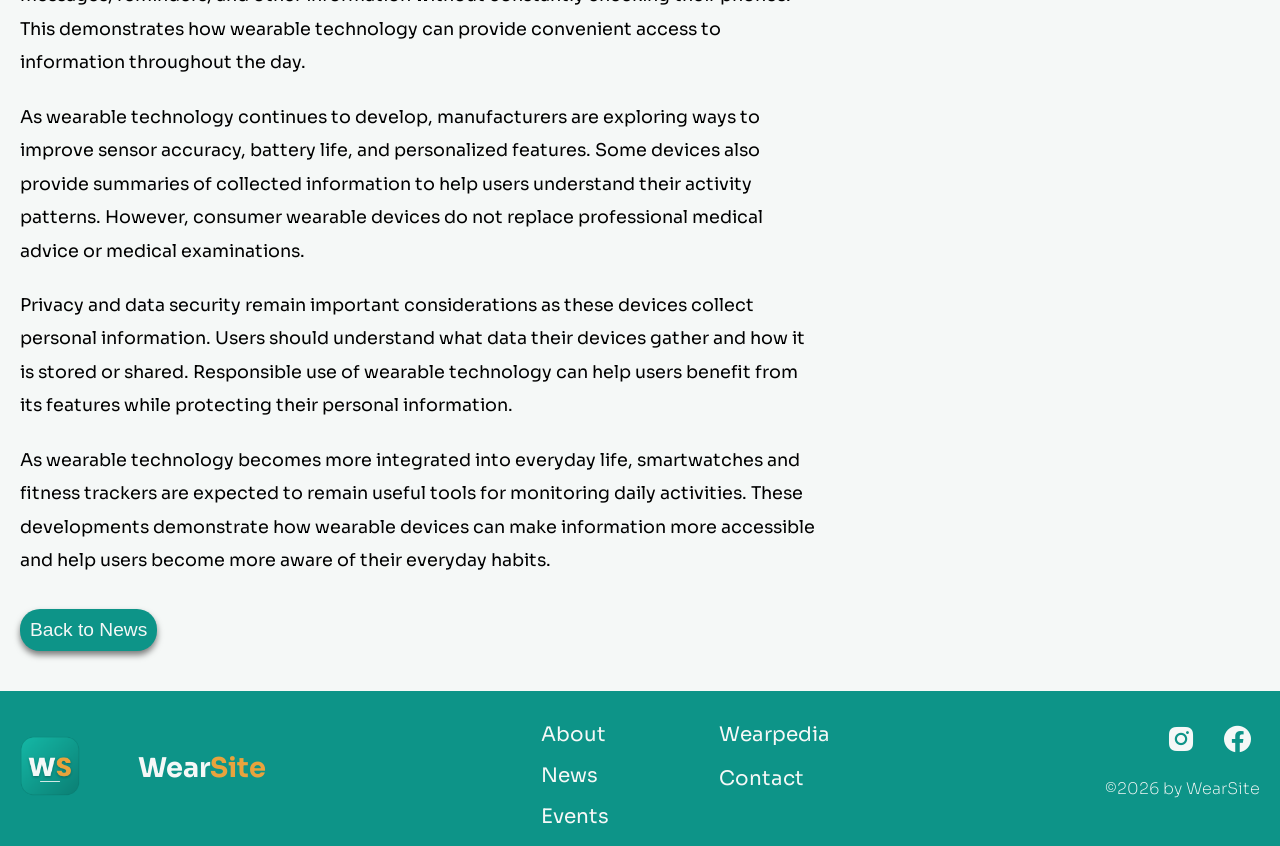
<file: HTML/article4.html>
<!DOCTYPE html>
<html lang="en">
<head>
  <meta charset="UTF-8" />
  <meta name="viewport" content="width=device-width, initial-scale=1.0" />
  <link rel="stylesheet" href="../styles/assets/style.css">
  <link rel="preconnect" href="https://fonts.googleapis.com">
  <link rel="preconnect" href="https://fonts.gstatic.com" crossorigin>
  <link href="https://fonts.googleapis.com/css2?family=Sora:wght@100..800&family=Space+Grotesk:wght@300..700&display=swap" rel="stylesheet">
  <link href='https://unpkg.com/boxicons@2.1.4/css/boxicons.min.css' rel='stylesheet'>
  <link rel="icon" type="image/png" href="logo.ico">
  <title>WearSite</title>
</head>
<body>
    <nav>
      <div class="logo">
      <a href="../HTML/index.html"><img src="../images/logo.png" alt="WearSite Logo"></a>
      </div>
      <div class="header">
      <p>Wear<span style="color: #E8A33D;">Site</span></p>
      </div>
      <button class="menu-toggle" aria-label="Toggle menu"
        onclick="document.querySelector('nav ul').classList.toggle('open')">
  <i class='bx bx-menu'></i>
</button>

      <ul>
        <li><a href="../HTML/about.html">About</a></li>
         <li><a href="../HTML/wearpedia.html">Wearpedia</a></li>
        <li><a href="../HTML/news.html" style="text-decoration: underline;">News</a></li>
         <li><a href="../HTML/events.html">Events</a></li>
        <li><a href="../HTML/contact.html">Contact</a></li>
      </ul>
    </nav>

    <div class="heroarticle-1">
      <h1>Health Tech</h1>
      <h2>Smart Wearables Are Changing How People Monitor Their Health</h2>
      <p>by <b>Rance Allen Orduña</b> · <span style="color: grey;">October 8, 2026</span></p>
    </div>
 
  <main class="article-layout">
    <article class="article-main">
      <img src="../images/news4.jpg" alt="Smartwatch tracking a user's health and fitness data">
 
      <div class="share">
        <a href="#" aria-label="Share on Facebook"><i class='bx bxl-facebook-circle'></i></a>
        <a href="#" aria-label="Share on Instagram"><i class='bx bxl-instagram-alt'></i></a>
        <a href="#" aria-label="Share on Messenger"><i class='bx bxl-messenger'></i></a>
      </div>
 
      <div class="articletext-1">
        <p>Wearable technology has become an important part of modern life, allowing people to monitor their health and daily activities through devices such as smartwatches and fitness trackers. These devices continue to develop, offering features that help users understand their physical activity, sleeping habits, and overall wellness.</p>

        <p>One of the most useful features of wearable technology is health monitoring. Modern smartwatches are equipped with sensors that can collect information related to heart rate, physical activity, sleep patterns, and other health-related measurements. These features allow users to view information about their daily activities directly from their wrists.</p>

        <p>Another important feature is fitness tracking. Many wearable devices can record the number of steps taken, estimate the distance traveled, and measure the duration of physical activities. These features help users become more aware of their everyday routines and encourage them to maintain consistent activity habits.</p>

        <p>Sleep tracking has also become a common feature in wearable technology. Certain smartwatches can estimate sleep duration and identify patterns in a user's sleeping schedule. By reviewing this information, users may better understand their sleeping habits and make adjustments to their daily routines when necessary.</p>

        <p>Connectivity is another advantage of wearable devices. Smartwatches can work alongside smartphones and other connected devices, allowing users to receive notifications, messages, reminders, and other information without constantly checking their phones. This demonstrates how wearable technology can provide convenient access to information throughout the day.</p>

        <p>As wearable technology continues to develop, manufacturers are exploring ways to improve sensor accuracy, battery life, and personalized features. Some devices also provide summaries of collected information to help users understand their activity patterns. However, consumer wearable devices do not replace professional medical advice or medical examinations.</p>

        <p>Privacy and data security remain important considerations as these devices collect personal information. Users should understand what data their devices gather and how it is stored or shared. Responsible use of wearable technology can help users benefit from its features while protecting their personal information.</p>

        <p>As wearable technology becomes more integrated into everyday life, smartwatches and fitness trackers are expected to remain useful tools for monitoring daily activities. These developments demonstrate how wearable devices can make information more accessible and help users become more aware of their everyday habits.</>
      </div>
 
      <button class="btn-all"><a href="../HTML/news.html">Back to News</a></button>
    </article>
 
    <aside class="related-news">
      <h2>Related News</h2>
 
      <div class="related-list">
        <div class="card-2 related-card">
         <img src="../images/news2.jpg" alt="Health tracking sensor close-up">
         <h2>Research</h2>
         <h3>Researchers Develop More Accurate Health Tracking Sensors</h3>
         <p>October 10, 2026</p>
         <a href="../HTML/article2.html"><button>View News</button></a>
        </div>
 
        <div class="card-3 related-card">
         <img src="../images/news6.jpg" alt="Advanced prosthetic hand designed to assist people with limb loss">
         <h2>Accessibility</h2>
         <h3>Advances in Wearable Technology Support Assistive Devices</h3>
         <p>October 1, 2026</p>
         <a href="../HTML/article6.html"><button>View News</button></a>
        </div>
        </div>
      </aside>
    </main>

  <footer>
    <div class="logo">
      <a href="../HTML/index.html"><img src="../images/logo.png" alt="WearSite Logo"></a>
      </div>
      <div class="header">
      <p>Wear<span style="color: #E8A33D;">Site</span></p>
      </div>
      <div class="links-footer">
      <ul>
        <li><a href="../HTML/about.html">About</a></li>
        <li><a href="../HTML/news.html">News</a></li>
         <li><a href="../HTML/events.html">Events</a></li>
      </ul>
   </div>
   <div class="links-footer2">
    <ul>
   <li><a href="../HTML/wearpedia.html">Wearpedia</a></li>
   <li><a href="../HTML/contact.html">Contact</a></li>
   </ul>
   </div>
   <div class="social-media">
      <a href="https://www.instagram.com/its.not_rancze/" target="_blank" style="--i:1;" class="insta"><i class='bx bxl-instagram-alt' ></i></a>
      <a href="https://www.facebook.com/rance.allen.7/" target="_blank" style="--i:2;"><i class='bx bxl-facebook-circle'></i></a>
      <p>©2026 by WearSite</p>
   </div>
  </footer>
</body>
</html>
</file>
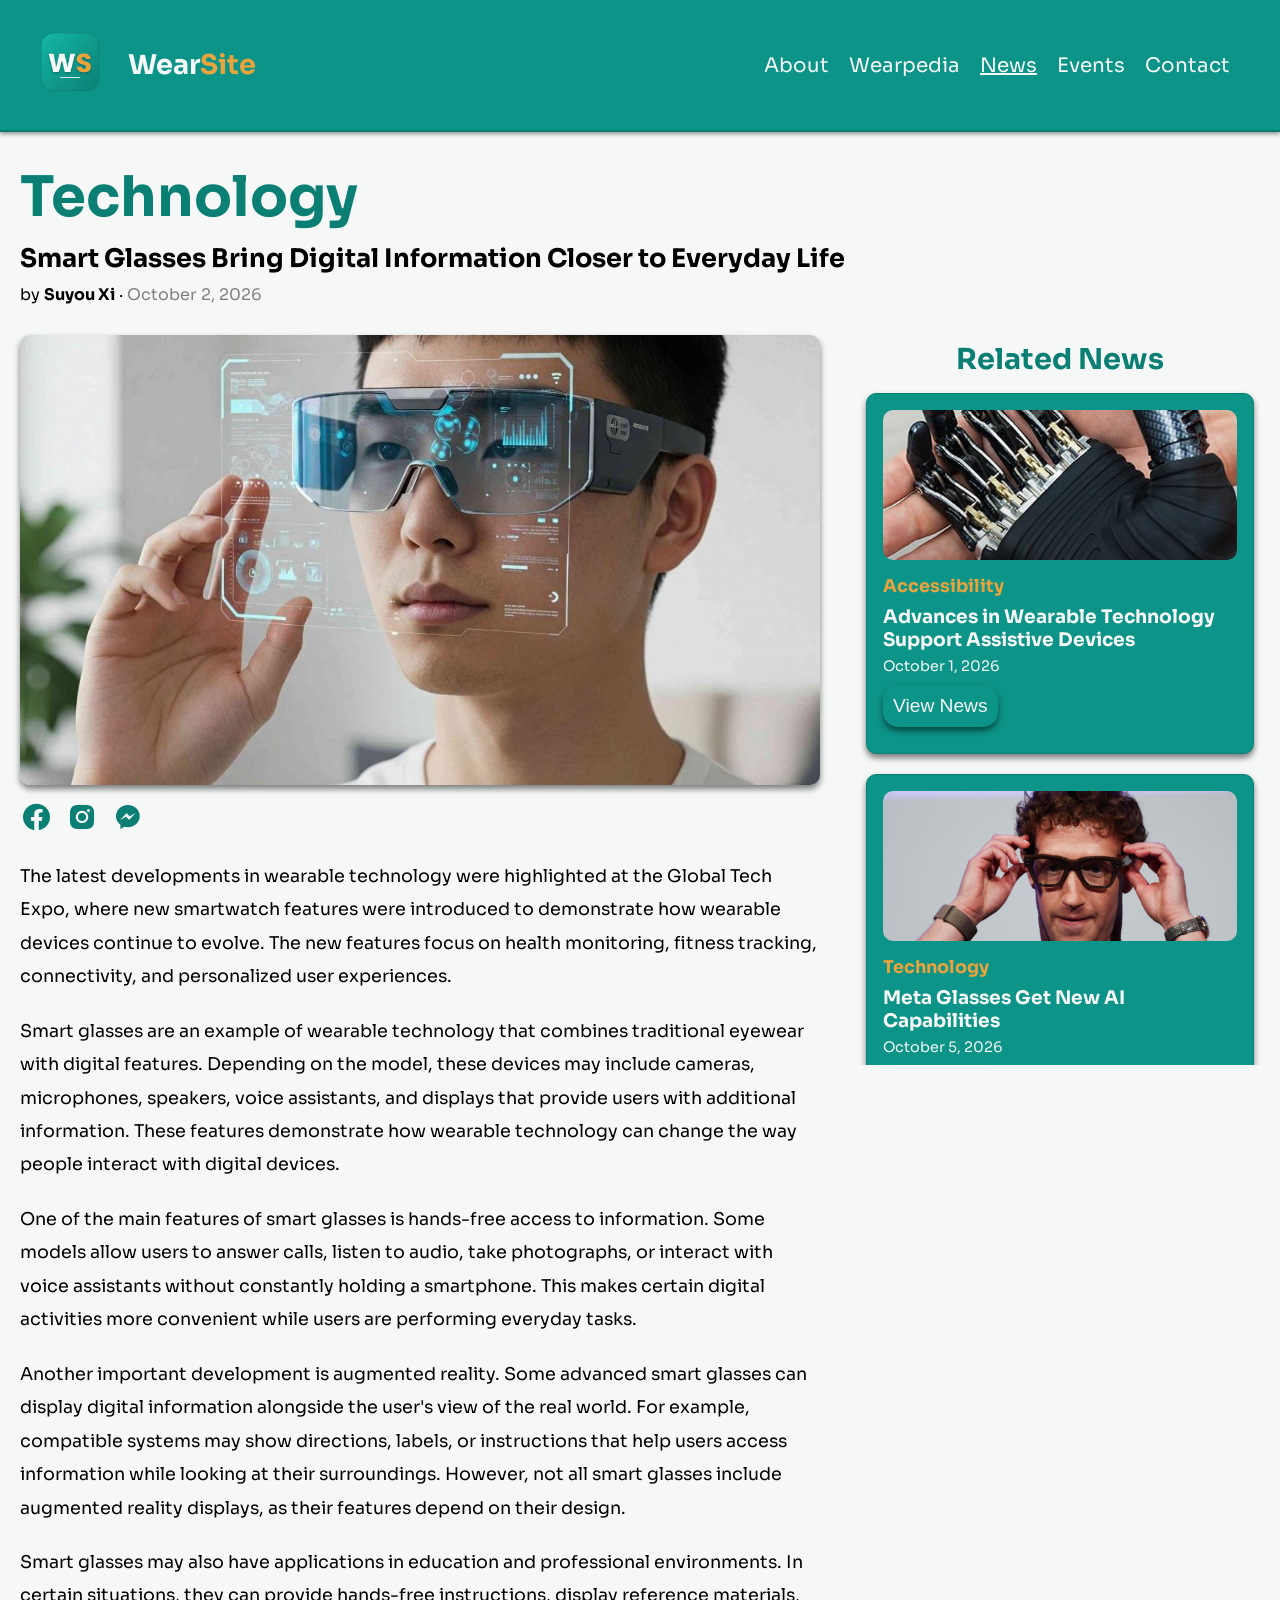
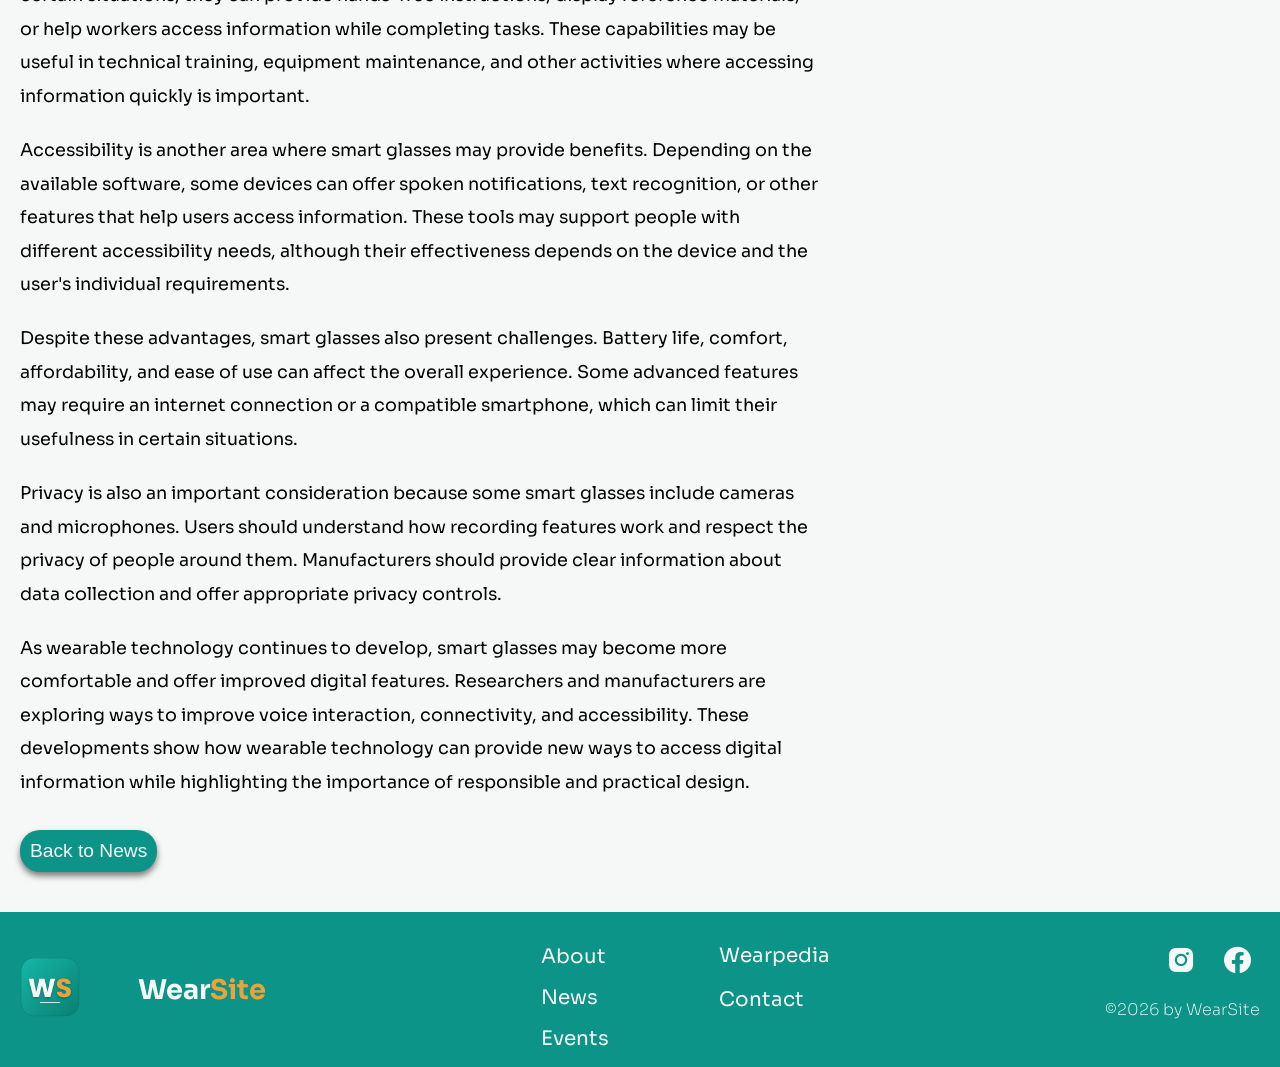
<file: HTML/article5.html>
<!DOCTYPE html>
<html lang="en">
<head>
  <meta charset="UTF-8" />
  <meta name="viewport" content="width=device-width, initial-scale=1.0" />
  <link rel="stylesheet" href="../styles/assets/style.css">
  <link rel="preconnect" href="https://fonts.googleapis.com">
  <link rel="preconnect" href="https://fonts.gstatic.com" crossorigin>
  <link href="https://fonts.googleapis.com/css2?family=Sora:wght@100..800&family=Space+Grotesk:wght@300..700&display=swap" rel="stylesheet">
  <link href='https://unpkg.com/boxicons@2.1.4/css/boxicons.min.css' rel='stylesheet'>
  <link rel="icon" type="image/png" href="logo.ico">
  <title>WearSite</title>
</head>
<body>
    <nav>
      <div class="logo">
      <a href="../HTML/index.html"><img src="../images/logo.png" alt="WearSite Logo"></a>
      </div>
      <div class="header">
      <p>Wear<span style="color: #E8A33D;">Site</span></p>
      </div>
      <button class="menu-toggle" aria-label="Toggle menu"
        onclick="document.querySelector('nav ul').classList.toggle('open')">
  <i class='bx bx-menu'></i>
</button>

      <ul>
        <li><a href="../HTML/about.html">About</a></li>
         <li><a href="../HTML/wearpedia.html">Wearpedia</a></li>
        <li><a href="../HTML/news.html" style="text-decoration: underline;">News</a></li>
         <li><a href="../HTML/events.html">Events</a></li>
        <li><a href="../HTML/contact.html">Contact</a></li>
      </ul>
    </nav>

    <div class="heroarticle-1">
      <h1>Technology</h1>
      <h2>Smart Glasses Bring Digital Information Closer to Everyday Life</h2>
      <p>by <b>Suyou Xi</b> · <span style="color: grey;">October 2, 2026</span></p>
    </div>
 
  <main class="article-layout">
    <article class="article-main">
      <img src="../images/news5.jpg" alt="Smartwatch tracking a user's health and fitness data">
 
      <div class="share">
        <a href="#" aria-label="Share on Facebook"><i class='bx bxl-facebook-circle'></i></a>
        <a href="#" aria-label="Share on Instagram"><i class='bx bxl-instagram-alt'></i></a>
        <a href="#" aria-label="Share on Messenger"><i class='bx bxl-messenger'></i></a>
      </div>
 
      <div class="articletext-1">
        <p>The latest developments in wearable technology were highlighted at the Global Tech Expo, where new smartwatch features were introduced to demonstrate how wearable devices continue to evolve. The new features focus on health monitoring, fitness tracking, connectivity, and personalized user experiences.</p>
 
        <p>Smart glasses are an example of wearable technology that combines traditional eyewear with digital features. Depending on the model, these devices may include cameras, microphones, speakers, voice assistants, and displays that provide users with additional information. These features demonstrate how wearable technology can change the way people interact with digital devices.</p>

        <p>One of the main features of smart glasses is hands-free access to information. Some models allow users to answer calls, listen to audio, take photographs, or interact with voice assistants without constantly holding a smartphone. This makes certain digital activities more convenient while users are performing everyday tasks.</p>

        <p>Another important development is augmented reality. Some advanced smart glasses can display digital information alongside the user's view of the real world. For example, compatible systems may show directions, labels, or instructions that help users access information while looking at their surroundings. However, not all smart glasses include augmented reality displays, as their features depend on their design.</p>

        <p>Smart glasses may also have applications in education and professional environments. In certain situations, they can provide hands-free instructions, display reference materials, or help workers access information while completing tasks. These capabilities may be useful in technical training, equipment maintenance, and other activities where accessing information quickly is important.</p>

        <p>Accessibility is another area where smart glasses may provide benefits. Depending on the available software, some devices can offer spoken notifications, text recognition, or other features that help users access information. These tools may support people with different accessibility needs, although their effectiveness depends on the device and the user's individual requirements.</p>

        <p>Despite these advantages, smart glasses also present challenges. Battery life, comfort, affordability, and ease of use can affect the overall experience. Some advanced features may require an internet connection or a compatible smartphone, which can limit their usefulness in certain situations.</p>

        <p>Privacy is also an important consideration because some smart glasses include cameras and microphones. Users should understand how recording features work and respect the privacy of people around them. Manufacturers should provide clear information about data collection and offer appropriate privacy controls.</p>

        <p>As wearable technology continues to develop, smart glasses may become more comfortable and offer improved digital features. Researchers and manufacturers are exploring ways to improve voice interaction, connectivity, and accessibility. These developments show how wearable technology can provide new ways to access digital information while highlighting the importance of responsible and practical design.</p>

      </div>
 
      <button class="btn-all"><a href="../HTML/news.html">Back to News</a></button>
    </article>
 
    <aside class="related-news">
      <h2>Related News</h2>
 
      <div class="related-list">
        <div class="card-2 related-card">
          <img src="../images/news6.jpg" alt="Advanced prosthetic hand designed to assist people with limb loss">
          <h2>Accessibility</h2>
          <h3>Advances in Wearable Technology Support Assistive Devices</h3>
          <p>October 1, 2026</p>
          <a href="../HTML/article6.html"><button>View News</button></a>
        </div>
 
        <div class="card-3 related-card">
          <img src="../images/news3.jpg" alt="Person wearing smart glasses">
          <h2>Technology</h2>
          <h3>Meta Glasses Get New AI Capabilities</h3>
          <p>October 5, 2026</p>
          <a href="../HTML/article3.html"><button>View News</button></a>
        </div>
        </div>
      </aside>
    </main>

  <footer>
    <div class="logo">
      <a href="../HTML/index.html"><img src="../images/logo.png" alt="WearSite Logo"></a>
      </div>
      <div class="header">
      <p>Wear<span style="color: #E8A33D;">Site</span></p>
      </div>
      <div class="links-footer">
      <ul>
        <li><a href="../HTML/about.html">About</a></li>
        <li><a href="../HTML/news.html">News</a></li>
         <li><a href="../HTML/events.html">Events</a></li>
      </ul>
   </div>
   <div class="links-footer2">
    <ul>
   <li><a href="../HTML/wearpedia.html">Wearpedia</a></li>
   <li><a href="../HTML/contact.html">Contact</a></li>
   </ul>
   </div>
   <div class="social-media">
      <a href="https://www.instagram.com/its.not_rancze/" target="_blank" style="--i:1;" class="insta"><i class='bx bxl-instagram-alt' ></i></a>
      <a href="https://www.facebook.com/rance.allen.7/" target="_blank" style="--i:2;"><i class='bx bxl-facebook-circle'></i></a>
      <p>©2026 by WearSite</p>
   </div>
  </footer>
</body>
</html>
</file>
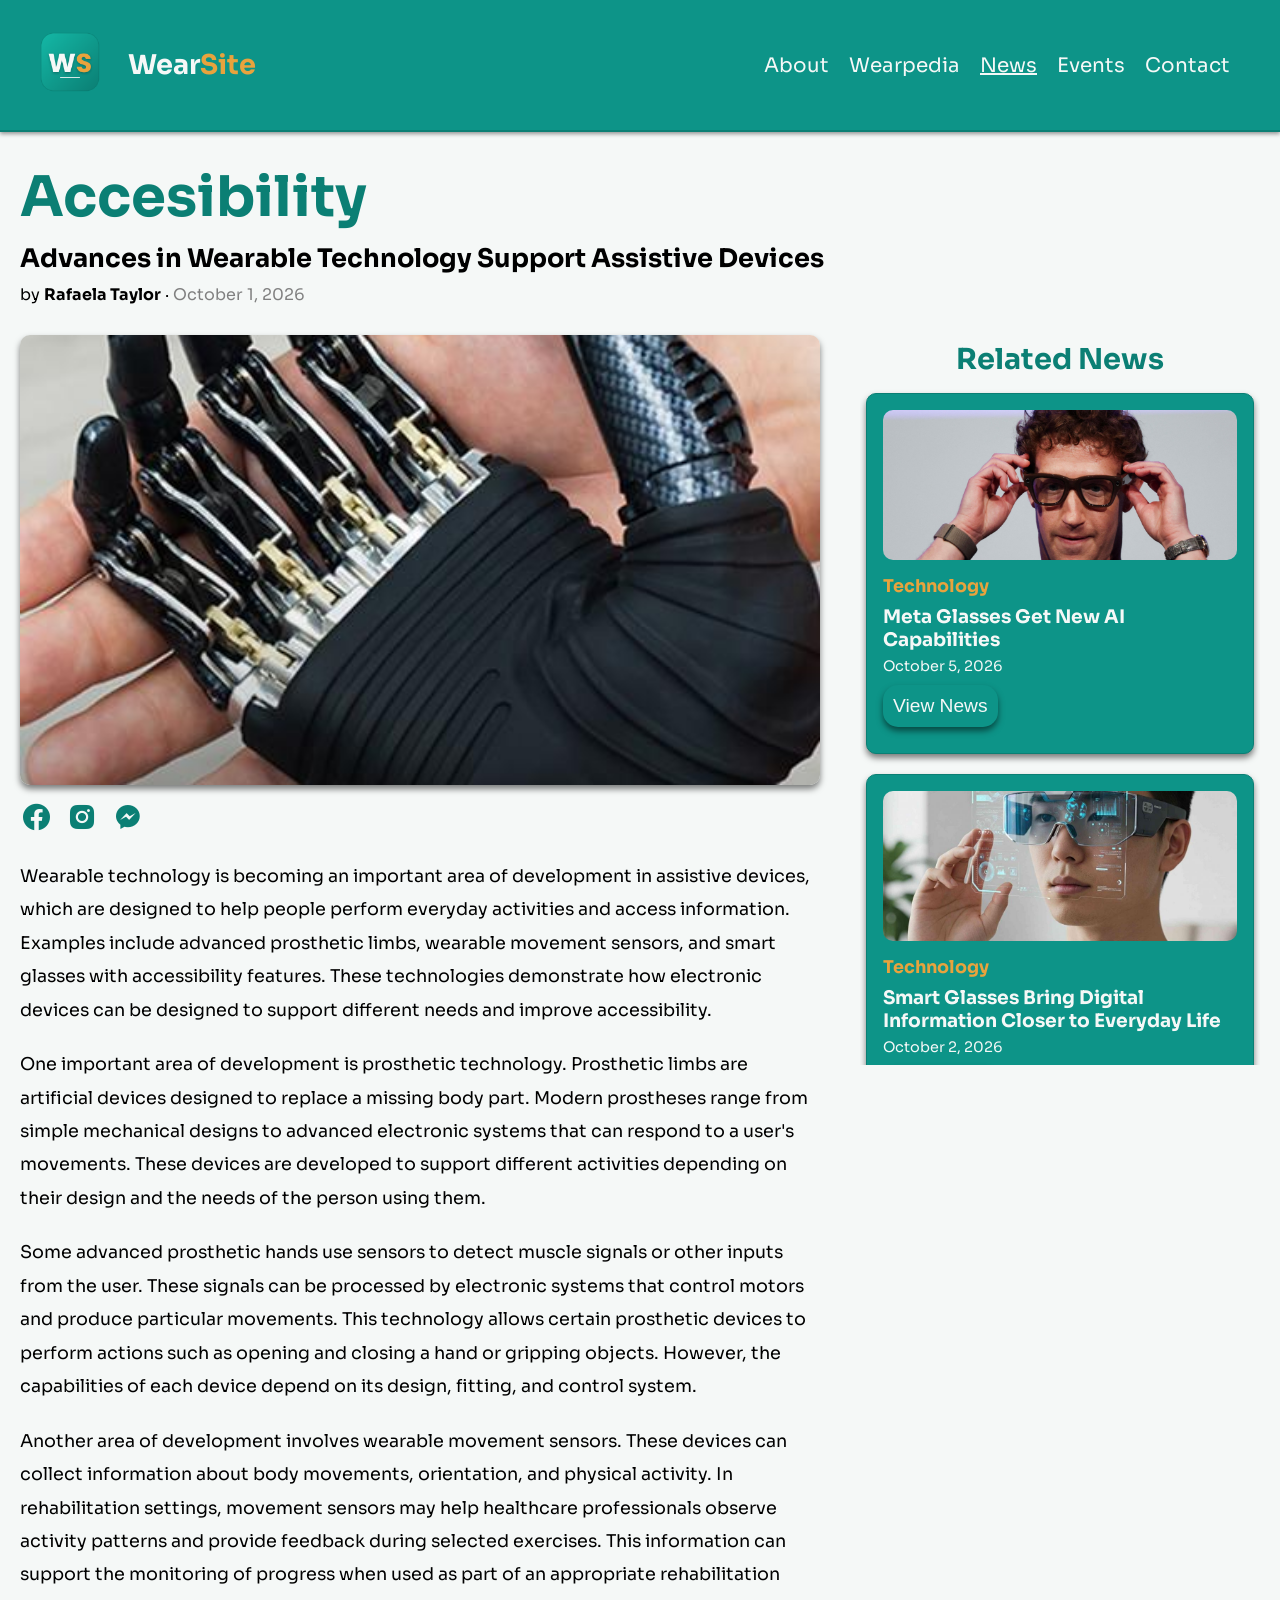
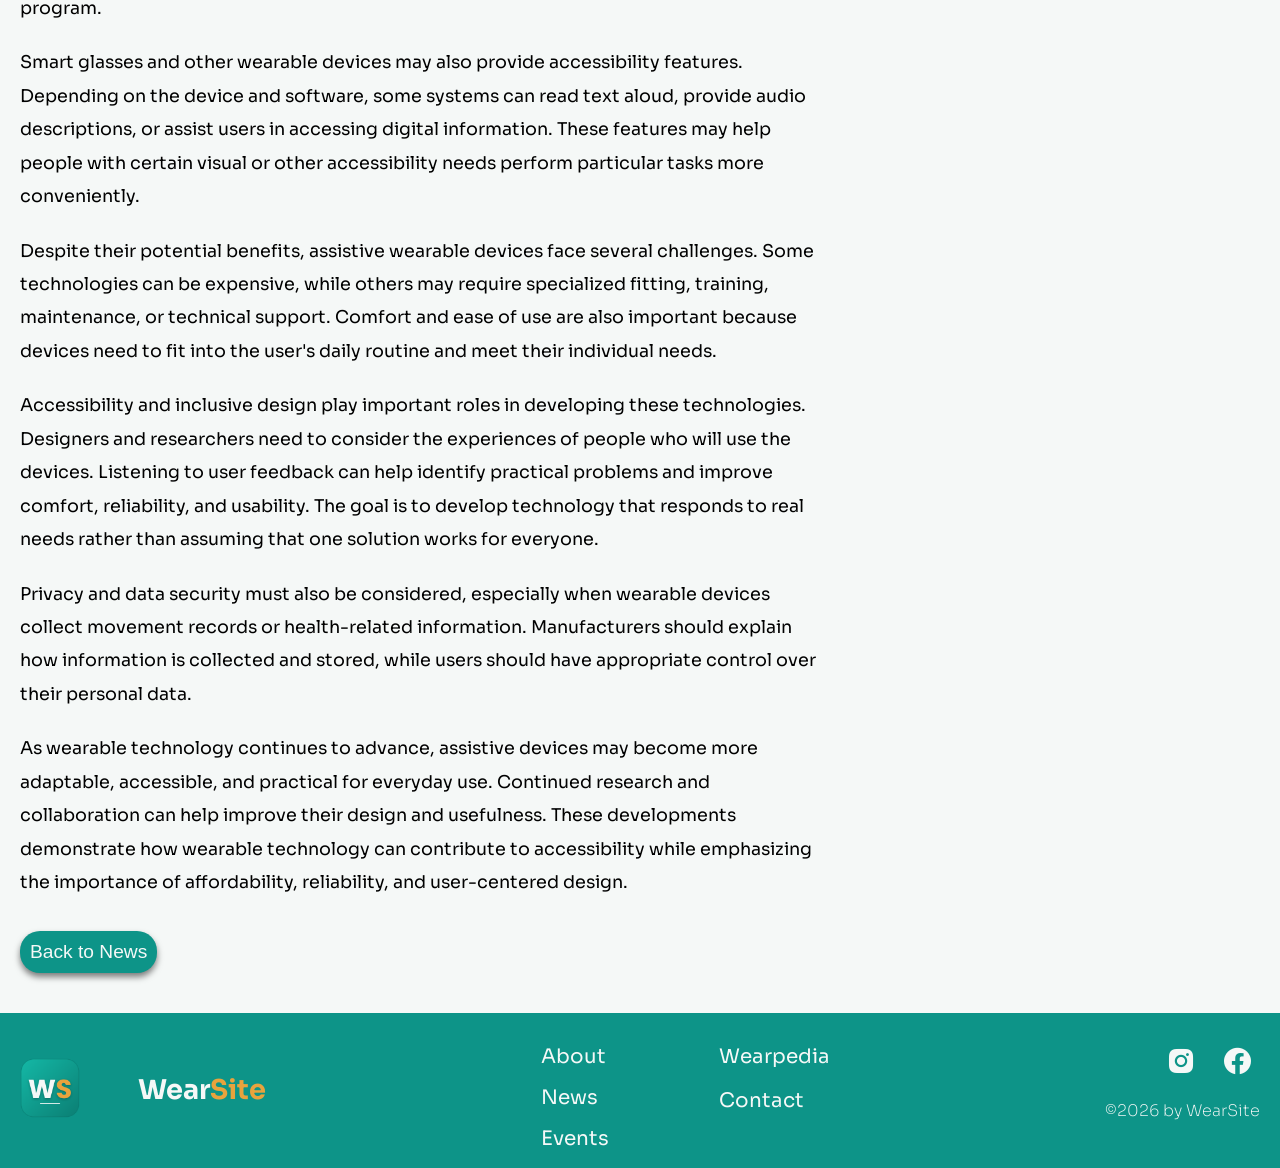
<file: HTML/article6.html>
<!DOCTYPE html>
<html lang="en">
<head>
  <meta charset="UTF-8" />
  <meta name="viewport" content="width=device-width, initial-scale=1.0" />
  <link rel="stylesheet" href="../styles/assets/style.css">
  <link rel="preconnect" href="https://fonts.googleapis.com">
  <link rel="preconnect" href="https://fonts.gstatic.com" crossorigin>
  <link href="https://fonts.googleapis.com/css2?family=Sora:wght@100..800&family=Space+Grotesk:wght@300..700&display=swap" rel="stylesheet">
  <link href='https://unpkg.com/boxicons@2.1.4/css/boxicons.min.css' rel='stylesheet'>
  <link rel="icon" type="image/png" href="logo.ico">
  <title>WearSite</title>
</head>
<body>
    <nav>
      <div class="logo">
      <a href="../HTML/index.html"><img src="../images/logo.png" alt="WearSite Logo"></a>
      </div>
      <div class="header">
      <p>Wear<span style="color: #E8A33D;">Site</span></p>
      </div>
      <button class="menu-toggle" aria-label="Toggle menu"
        onclick="document.querySelector('nav ul').classList.toggle('open')">
  <i class='bx bx-menu'></i>
</button>

      <ul>
        <li><a href="../HTML/about.html">About</a></li>
         <li><a href="../HTML/wearpedia.html">Wearpedia</a></li>
        <li><a href="../HTML/news.html" style="text-decoration: underline;">News</a></li>
         <li><a href="../HTML/events.html">Events</a></li>
        <li><a href="../HTML/contact.html">Contact</a></li>
      </ul>
    </nav>

    <div class="heroarticle-1">
      <h1>Accesibility</h1>
      <h2>Advances in Wearable Technology Support Assistive Devices</h2>
      <p>by <b>Rafaela Taylor</b> · <span style="color: grey;">October 1, 2026</span></p>
    </div>
 
  <main class="article-layout">
    <article class="article-main">
      <img src="../images/news6.jpg" alt="Advanced prosthetic hand designed to assist people with limb loss">
 
      <div class="share">
        <a href="#" aria-label="Share on Facebook"><i class='bx bxl-facebook-circle'></i></a>
        <a href="#" aria-label="Share on Instagram"><i class='bx bxl-instagram-alt'></i></a>
        <a href="#" aria-label="Share on Messenger"><i class='bx bxl-messenger'></i></a>
      </div>
 
      <div class="articletext-1">
        <p>Wearable technology is becoming an important area of development in assistive devices, which are designed to help people perform everyday activities and access information. Examples include advanced prosthetic limbs, wearable movement sensors, and smart glasses with accessibility features. These technologies demonstrate how electronic devices can be designed to support different needs and improve accessibility.</p>

        <p>One important area of development is prosthetic technology. Prosthetic limbs are artificial devices designed to replace a missing body part. Modern prostheses range from simple mechanical designs to advanced electronic systems that can respond to a user's movements. These devices are developed to support different activities depending on their design and the needs of the person using them.</p>

        <p>Some advanced prosthetic hands use sensors to detect muscle signals or other inputs from the user. These signals can be processed by electronic systems that control motors and produce particular movements. This technology allows certain prosthetic devices to perform actions such as opening and closing a hand or gripping objects. However, the capabilities of each device depend on its design, fitting, and control system.</p>

        <p>Another area of development involves wearable movement sensors. These devices can collect information about body movements, orientation, and physical activity. In rehabilitation settings, movement sensors may help healthcare professionals observe activity patterns and provide feedback during selected exercises. This information can support the monitoring of progress when used as part of an appropriate rehabilitation program.</p>

        <p>Smart glasses and other wearable devices may also provide accessibility features. Depending on the device and software, some systems can read text aloud, provide audio descriptions, or assist users in accessing digital information. These features may help people with certain visual or other accessibility needs perform particular tasks more conveniently.</p>

        <p>Despite their potential benefits, assistive wearable devices face several challenges. Some technologies can be expensive, while others may require specialized fitting, training, maintenance, or technical support. Comfort and ease of use are also important because devices need to fit into the user's daily routine and meet their individual needs.</p>

        <p>Accessibility and inclusive design play important roles in developing these technologies. Designers and researchers need to consider the experiences of people who will use the devices. Listening to user feedback can help identify practical problems and improve comfort, reliability, and usability. The goal is to develop technology that responds to real needs rather than assuming that one solution works for everyone.</p>

        <p>Privacy and data security must also be considered, especially when wearable devices collect movement records or health-related information. Manufacturers should explain how information is collected and stored, while users should have appropriate control over their personal data.</p>

        <p>As wearable technology continues to advance, assistive devices may become more adaptable, accessible, and practical for everyday use. Continued research and collaboration can help improve their design and usefulness. These developments demonstrate how wearable technology can contribute to accessibility while emphasizing the importance of affordability, reliability, and user-centered design.</p>

      </div>
 
      <button class="btn-all"><a href="../HTML/news.html">Back to News</a></button>
    </article>
 
    <aside class="related-news">
      <h2>Related News</h2>
 
      <div class="related-list">
        <div class="card-2 related-card">
          <img src="../images/news3.jpg" alt="Person wearing smart glasses">
          <h2>Technology</h2>
          <h3>Meta Glasses Get New AI Capabilities</h3>
          <p>October 5, 2026</p>
          <a href="../HTML/article3.html"><button>View News</button></a>
        </div>
 
        <div class="card-3 related-card">
          <img src="../images/news5.jpg" alt="Smart glasses with digital features for everyday use">
          <h2>Technology</h2>
          <h3>Smart Glasses Bring Digital Information Closer to Everyday Life</h3>
          <p>October 2, 2026</p>
          <a href="../HTML/article5.html"><button>View News</button></a>
        </div>
        </div>
      </aside>
    </main>

  <footer>
    <div class="logo">
      <a href="../HTML/index.html"><img src="../images/logo.png" alt="WearSite Logo"></a>
      </div>
      <div class="header">
      <p>Wear<span style="color: #E8A33D;">Site</span></p>
      </div>
      <div class="links-footer">
      <ul>
        <li><a href="../HTML/about.html">About</a></li>
        <li><a href="../HTML/news.html">News</a></li>
         <li><a href="../HTML/events.html">Events</a></li>
      </ul>
   </div>
   <div class="links-footer2">
    <ul>
   <li><a href="../HTML/wearpedia.html">Wearpedia</a></li>
   <li><a href="../HTML/contact.html">Contact</a></li>
   </ul>
   </div>
   <div class="social-media">
      <a href="https://www.instagram.com/its.not_rancze/" target="_blank" style="--i:1;" class="insta"><i class='bx bxl-instagram-alt' ></i></a>
      <a href="https://www.facebook.com/rance.allen.7/" target="_blank" style="--i:2;"><i class='bx bxl-facebook-circle'></i></a>
      <p>©2026 by WearSite</p>
   </div>
  </footer>
</body>
</html>
</file>
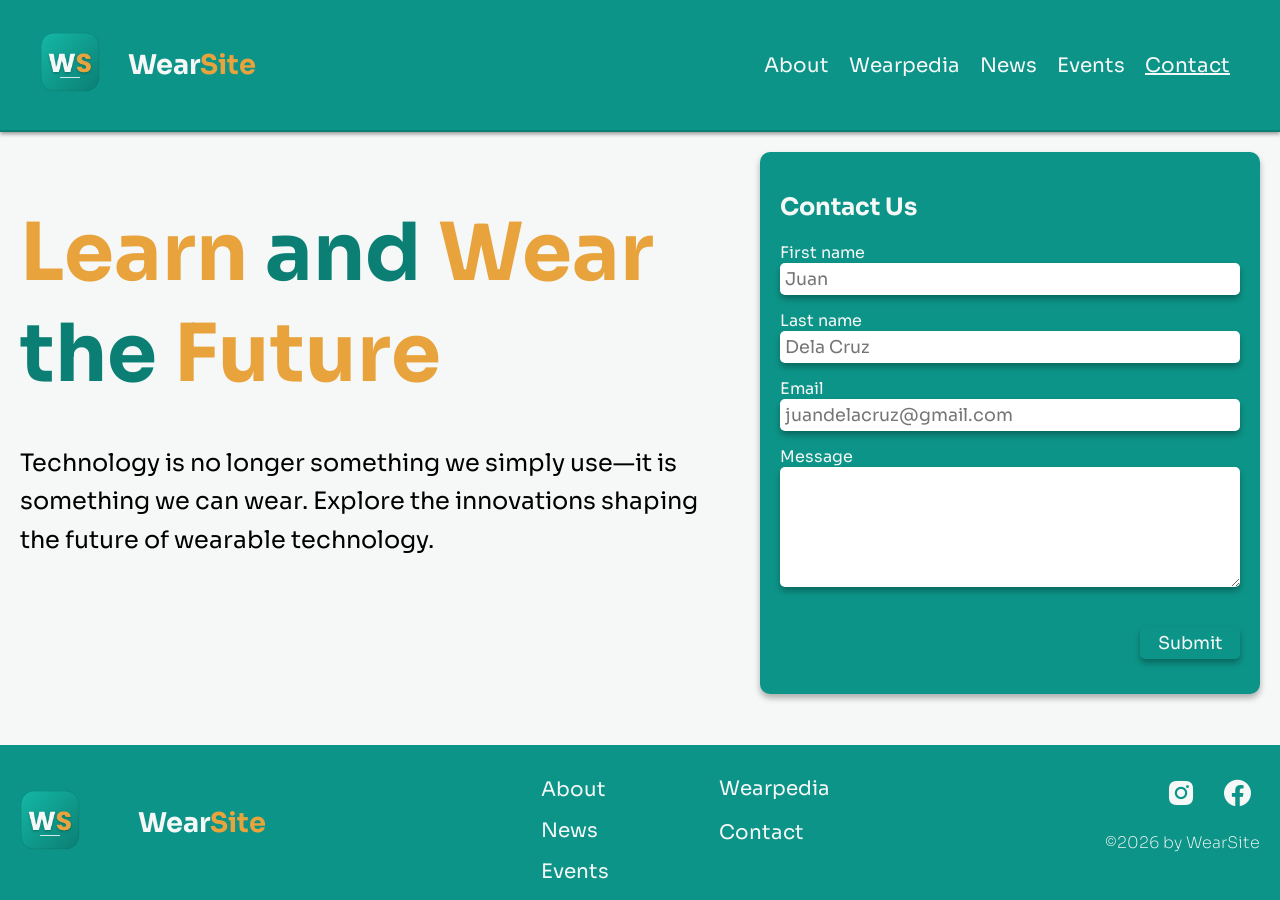
<file: HTML/contact.html>
<!DOCTYPE html>
<html lang="en">
<head>
  <meta charset="UTF-8" />
  <meta name="viewport" content="width=device-width, initial-scale=1.0" />
  <link rel="stylesheet" href="../styles/assets/style.css">
  <link rel="preconnect" href="https://fonts.googleapis.com">
  <link rel="preconnect" href="https://fonts.gstatic.com" crossorigin>
  <link href="https://fonts.googleapis.com/css2?family=Sora:wght@100..800&family=Space+Grotesk:wght@300..700&display=swap" rel="stylesheet">
  <link href='https://unpkg.com/boxicons@2.1.4/css/boxicons.min.css' rel='stylesheet'>
  <link rel="icon" type="image/png" href="logo.ico">
  <title>WearSite</title>
</head>
<body>
    <nav>
      <div class="logo">
      <a href="../HTML/index.html"><img src="../images/logo.png" alt="WearSite Logo"></a>
      </div>
      <div class="header">
      <p>Wear<span style="color: #E8A33D;">Site</span></p>
      </div>
      <button class="menu-toggle" aria-label="Toggle menu"
        onclick="document.querySelector('nav ul').classList.toggle('open')">
  <i class='bx bx-menu'></i>
</button>

      <ul>
        <li><a href="../HTML/about.html">About</a></li>
         <li><a href="../HTML/wearpedia.html">Wearpedia</a></li>
        <li><a href="../HTML/news.html">News</a></li>
         <li><a href="../HTML/events.html">Events</a></li>
        <li><a href="../HTML/contact.html" style="text-decoration: underline;">Contact</a></li>
      </ul>
    </nav>

<div class="flex-container">
 <div class="hero hero-contact">
  <h1><span style="color: #E8A33D;">Learn</span> and <span style="color: #E8A33D;">Wear</span> the  <span style="color: #E8A33D;">Future</span></h1>
  <p>Technology is no longer something we simply use—it is something we can wear. Explore the innovations shaping the future of wearable technology.</p>
 </div>

 <div class="contact-form">
  <h2>Contact Us</h2>
  <form method="post">
   <label>First name</label><br>
   <input type="text" name="FN" placeholder="Juan" required><br>
   <label>Last name</label><br>
   <input type="text" name="LN" placeholder="Dela Cruz" required><br>
   <label>Email</label><br>
   <input type="email" name="Em" placeholder="juandelacruz@gmail.com" required><br>
   <label>Message</label><br>
   <textarea rows="5" maxlength="600px"></textarea>
   <div class="submit-button">
   <input type="submit">
   </div>
  </form>
 </div>
</div>
  <footer>
    <div class="logo">
      <a href="../HTML/index.html"><img src="../images/logo.png" alt="WearSite Logo"></a>
      </div>
      <div class="header">
      <p>Wear<span style="color: #E8A33D;">Site</span></p>
      </div>
      <div class="links-footer">
      <ul>
        <li><a href="../HTML/about.html">About</a></li>
        <li><a href="../HTML/news.html">News</a></li>
         <li><a href="../HTML/events.html">Events</a></li>
      </ul>
   </div>
   <div class="links-footer2">
    <ul>
   <li><a href="../HTML/wearpedia.html">Wearpedia</a></li>
   <li><a href="../HTML/contact.html">Contact</a></li>
   </ul>
   </div>
   <div class="social-media">
      <a href="https://www.instagram.com/its.not_rancze/" target="_blank" style="--i:1;" class="insta"><i class='bx bxl-instagram-alt' ></i></a>
      <a href="https://www.facebook.com/rance.allen.7/" target="_blank" style="--i:2;"><i class='bx bxl-facebook-circle'></i></a>
      <p>©2026 by WearSite</p>
   </div>
  </footer>
</body>
</html>
</file>
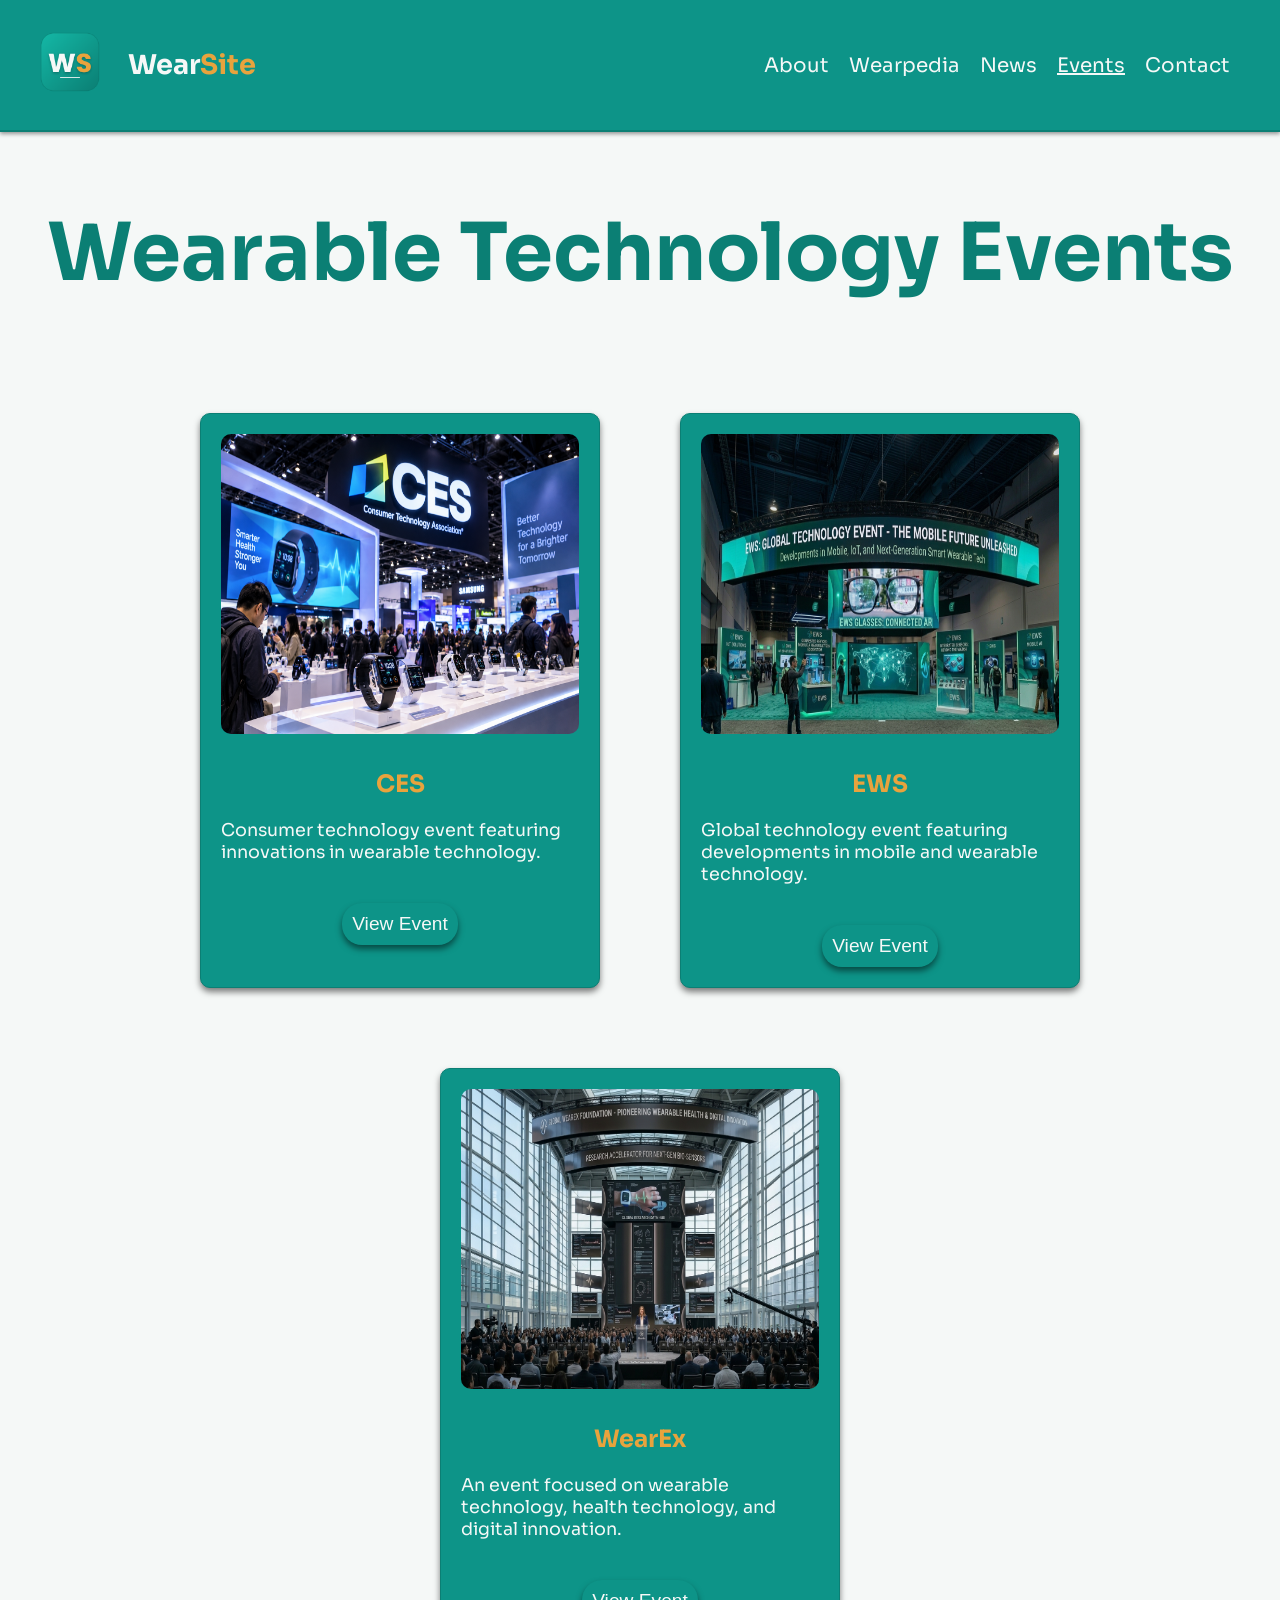
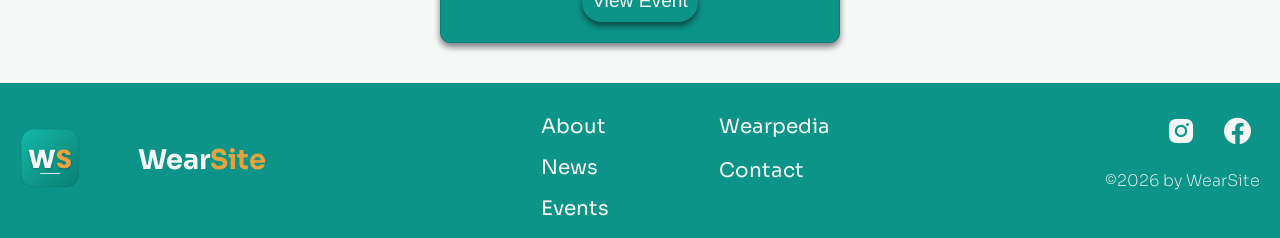
<file: HTML/events.html>
<!DOCTYPE html>
<html lang="en">
<head>
  <meta charset="UTF-8" />
  <meta name="viewport" content="width=device-width, initial-scale=1.0" />
  <link rel="stylesheet" href="../styles/assets/style.css">
  <link rel="preconnect" href="https://fonts.googleapis.com">
  <link rel="preconnect" href="https://fonts.gstatic.com" crossorigin>
  <link href="https://fonts.googleapis.com/css2?family=Sora:wght@100..800&family=Space+Grotesk:wght@300..700&display=swap" rel="stylesheet">
  <link href='https://unpkg.com/boxicons@2.1.4/css/boxicons.min.css' rel='stylesheet'>
  <link rel="icon" type="image/png" href="logo.ico">
  <title>WearSite</title>
</head>
<body>
    <nav>
      <div class="logo">
      <a href="../HTML/index.html"><img src="../images/logo.png" alt="WearSite Logo"></a>
      </div>
      <div class="header">
      <p>Wear<span style="color: #E8A33D;">Site</span></p>
      </div>
      <button class="menu-toggle" aria-label="Toggle menu"
        onclick="document.querySelector('nav ul').classList.toggle('open')">
  <i class='bx bx-menu'></i>
</button>

      <ul>
        <li><a href="../HTML/about.html">About</a></li>
         <li><a href="../HTML/wearpedia.html">Wearpedia</a></li>
        <li><a href="../HTML/news.html">News</a></li>
         <li><a href="../HTML/events.html" style="text-decoration: underline;">Events</a></li>
        <li><a href="../HTML/contact.html">Contact</a></li>
      </ul>
    </nav>

    <div class="hero hero-events">
      <h1>Wearable Technology Events</h1>
    </div>

  <main>
    <div class="cards card-events">
     <div class="card-1">
      <img src="../images/event1.png" alt="Smartwatch">
      <h2>CES</h2>
      <p>Consumer technology event featuring innovations in wearable technology.</p>
      <button><a href="#">View Event</a></button>
    </div>
    <div class="card-2">
      <img src="../images/event2.jpg" alt="Smart Glasses">
     <h2>EWS</h2>
       <p>Global technology event featuring developments in mobile and wearable technology.</p>
      <button><a href="#">View Event</a></button>
    </div>
    <div class="card-3">
      <img src="../images/event3.jpg" alt="Medical Wearables">
      <h2>WearEx</h2>
      <p>An event focused on wearable technology, health technology, and digital innovation.</p>
      <button><a href="#">View Event</a></button>
    </div>
  </div>
    
  </main>

  <footer>
    <div class="logo">
      <a href="../HTML/index.html"><img src="../images/logo.png" alt="WearSite Logo"></a>
      </div>
      <div class="header">
      <p>Wear<span style="color: #E8A33D;">Site</span></p>
      </div>
      <div class="links-footer">
      <ul>
        <li><a href="../HTML/about.html">About</a></li>
        <li><a href="../HTML/news.html">News</a></li>
         <li><a href="../HTML/events.html">Events</a></li>
      </ul>
   </div>
   <div class="links-footer2">
    <ul>
   <li><a href="../HTML/wearpedia.html">Wearpedia</a></li>
   <li><a href="../HTML/contact.html">Contact</a></li>
   </ul>
   </div>
   <div class="social-media">
      <a href="https://www.instagram.com/its.not_rancze/" target="_blank" style="--i:1;" class="insta"><i class='bx bxl-instagram-alt' ></i></a>
      <a href="https://www.facebook.com/rance.allen.7/" target="_blank" style="--i:2;"><i class='bx bxl-facebook-circle'></i></a>
      <p>©2026 by WearSite</p>
   </div>
  </footer>
</body>
</html>
</file>
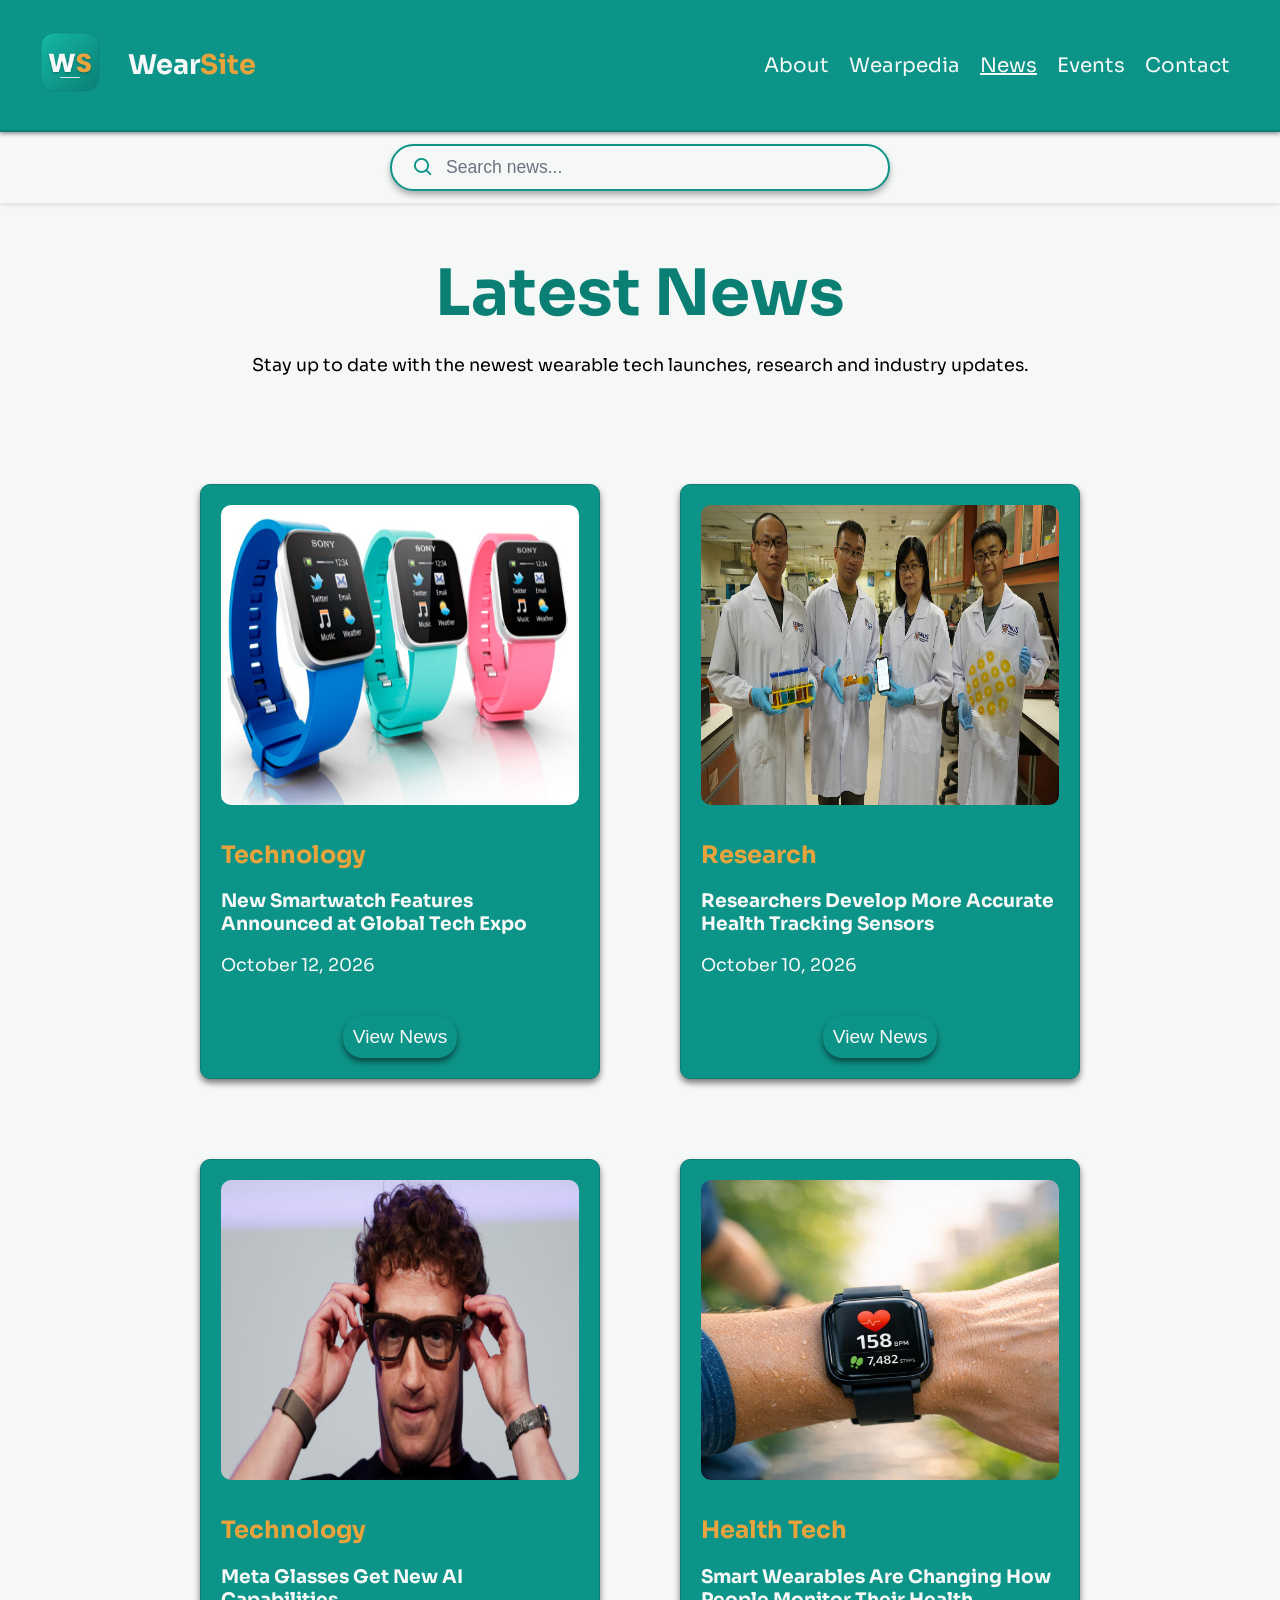
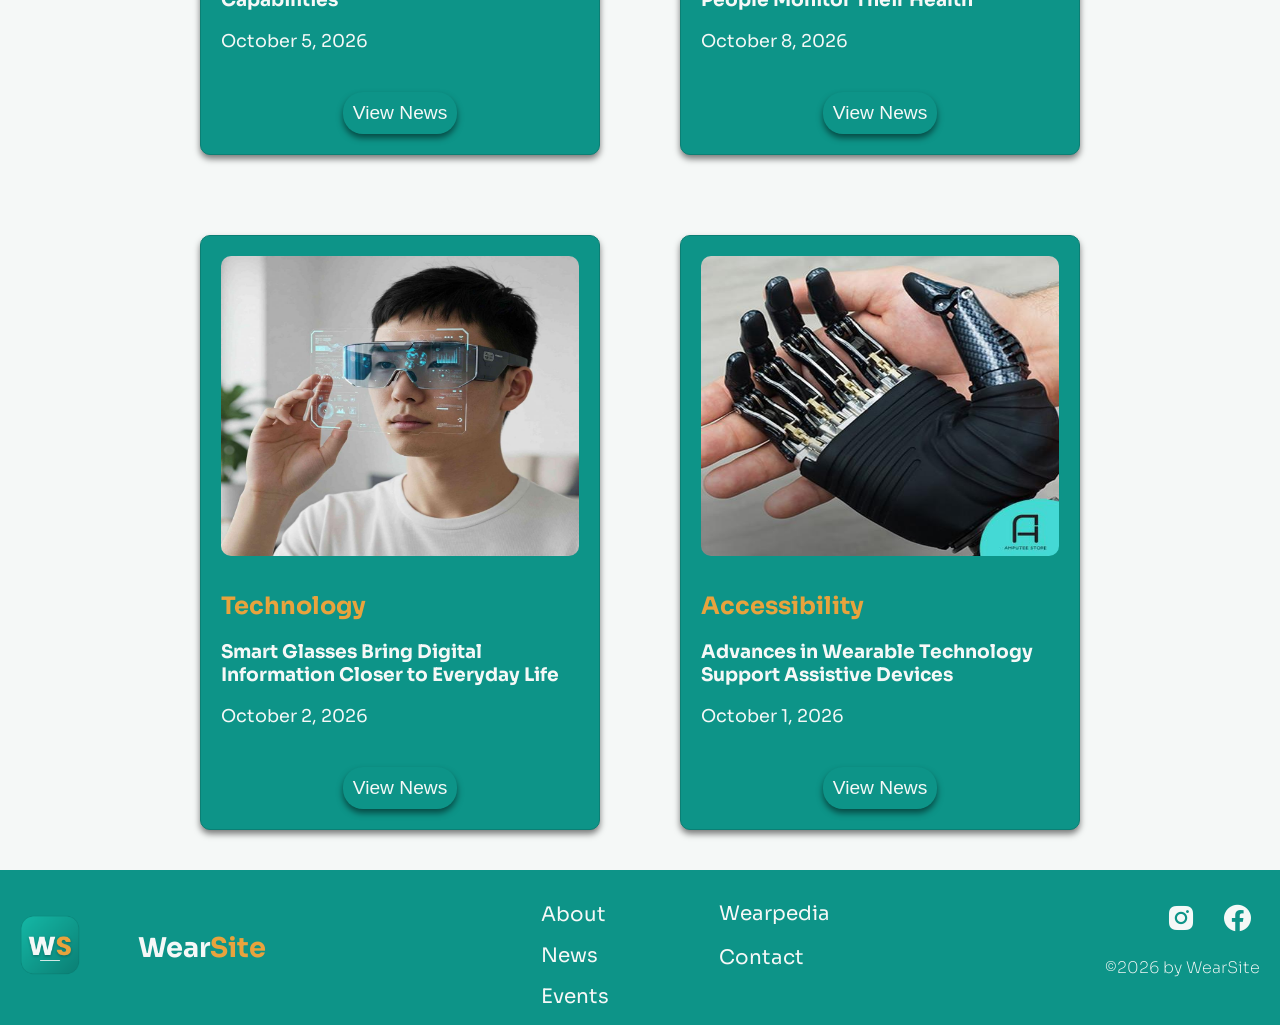
<file: HTML/news.html>
<!DOCTYPE html>
<html lang="en">
<head>
  <meta charset="UTF-8" />
  <meta name="viewport" content="width=device-width, initial-scale=1.0" />
  <link rel="stylesheet" href="../styles/assets/style.css">
  <link rel="preconnect" href="https://fonts.googleapis.com">
  <link rel="preconnect" href="https://fonts.gstatic.com" crossorigin>
  <link href="https://fonts.googleapis.com/css2?family=Sora:wght@100..800&family=Space+Grotesk:wght@300..700&display=swap" rel="stylesheet">
  <link href='https://unpkg.com/boxicons@2.1.4/css/boxicons.min.css' rel='stylesheet'>
  <link rel="icon" type="image/png" href="logo.ico">
  <title>WearSite</title>
</head>
<body>
  <div class="search-sticky">
    <nav>
      <div class="logo">
      <a href="../HTML/index.html"><img src="../images/logo.png" alt="WearSite Logo"></a>
      </div>
      <div class="header">
      <p>Wear<span style="color: #E8A33D;">Site</span></p>
      </div>
      <button class="menu-toggle" aria-label="Toggle menu"
        onclick="document.querySelector('nav ul').classList.toggle('open')">
  <i class='bx bx-menu'></i>
</button>

      <ul>
        <li><a href="../HTML/about.html">About</a></li>
         <li><a href="../HTML/wearpedia.html">Wearpedia</a></li>
        <li><a href="../HTML/news.html" style="text-decoration: underline;">News</a></li>
         <li><a href="../HTML/events.html">Events</a></li>
        <li><a href="../HTML/contact.html">Contact</a></li>
      </ul>
    </nav>


    
      <div class="searchbar">
        <i class='bx bx-search'></i>
        <input type="text" id="news-search" placeholder="Search news..." aria-label="Search news">
      </div>
    </div>
    
 
    <div class="hero-wearpedia">
      <h1>Latest News</h1>
      <p>Stay up to date with the newest wearable tech launches, research and industry updates.</p>
    </div>
 
  <main>
    <div class="cards">

      <div class="card-1">
        <img src="../images/news1.jpg" alt="Smartwatch on display at a tech expo">
        <h2>Technology</h2>
        <h3>New Smartwatch Features Announced at Global Tech Expo</h3>
        <p>October 12, 2026</p>
        <a href="../HTML/article1.html"><button>View News</button></a>
      </div>
 
      <div class="card-2">
        <img src="../images/news2.jpg" alt="Health tracking sensor close-up">
        <h2>Research</h2>
        <h3>Researchers Develop More Accurate Health Tracking Sensors</h3>
        <p>October 10, 2026</p>
        <a href="../HTML/article2.html"><button>View News</button></a>
      </div>
 
      <div class="card-3">
        <img src="../images/news3.jpg" alt="Person wearing smart glasses">
        <h2>Technology</h2>
        <h3>Meta Glasses Get New AI Capabilities</h3>
        <p>October 5, 2026</p>
        <a href="../HTML/article3.html"><button>View News</button></a>
      </div>
 
      <div class="card-1">
        <img src="../images/news4.jpg" alt="Smartwatch tracking a user's health and fitness data">
        <h2>Health Tech</h2>
        <h3>Smart Wearables Are Changing How People Monitor Their Health</h3>
        <p>October 8, 2026</p>
        <a href="../HTML/article4.html"><button>View News</button></a>
      </div>
 
      <div class="card-2">
        <img src="../images/news5.jpg" alt="Smart glasses with digital features for everyday use">
        <h2>Technology</h2>
        <h3>Smart Glasses Bring Digital Information Closer to Everyday Life</h3>
        <p>October 2, 2026</p>
        <a href="../HTML/article5.html"><button>View News</button></a>
      </div>
 
      <div class="card-3">
        <img src="../images/news6.jpg" alt="Advanced prosthetic hand designed to assist people with limb loss">
        <h2>Accessibility</h2>
        <h3>Advances in Wearable Technology Support Assistive Devices</h3>
        <p>October 1, 2026</p>
        <a href="../HTML/article6.html"><button>View News</button></a>
      </div>
 
    </div>
  </main>
 

  <footer>
    <div class="logo">
      <a href="../HTML/index.html"><img src="../images/logo.png" alt="WearSite Logo"></a>
      </div>
      <div class="header">
      <p>Wear<span style="color: #E8A33D;">Site</span></p>
      </div>
      <div class="links-footer">
      <ul>
        <li><a href="../HTML/about.html">About</a></li>
        <li><a href="../HTML/news.html">News</a></li>
         <li><a href="../HTML/events.html">Events</a></li>
      </ul>
   </div>
   <div class="links-footer2">
    <ul>
   <li><a href="../HTML/wearpedia.html">Wearpedia</a></li>
   <li><a href="../HTML/contact.html">Contact</a></li>
   </ul>
   </div>
   <div class="social-media">
      <a href="https://www.instagram.com/its.not_rancze/" target="_blank" style="--i:1;" class="insta"><i class='bx bxl-instagram-alt' ></i></a>
      <a href="https://www.facebook.com/rance.allen.7/" target="_blank" style="--i:2;"><i class='bx bxl-facebook-circle'></i></a>
      <p>©2026 by WearSite</p>
   </div>
  </footer>
</body>
</html>
</file>
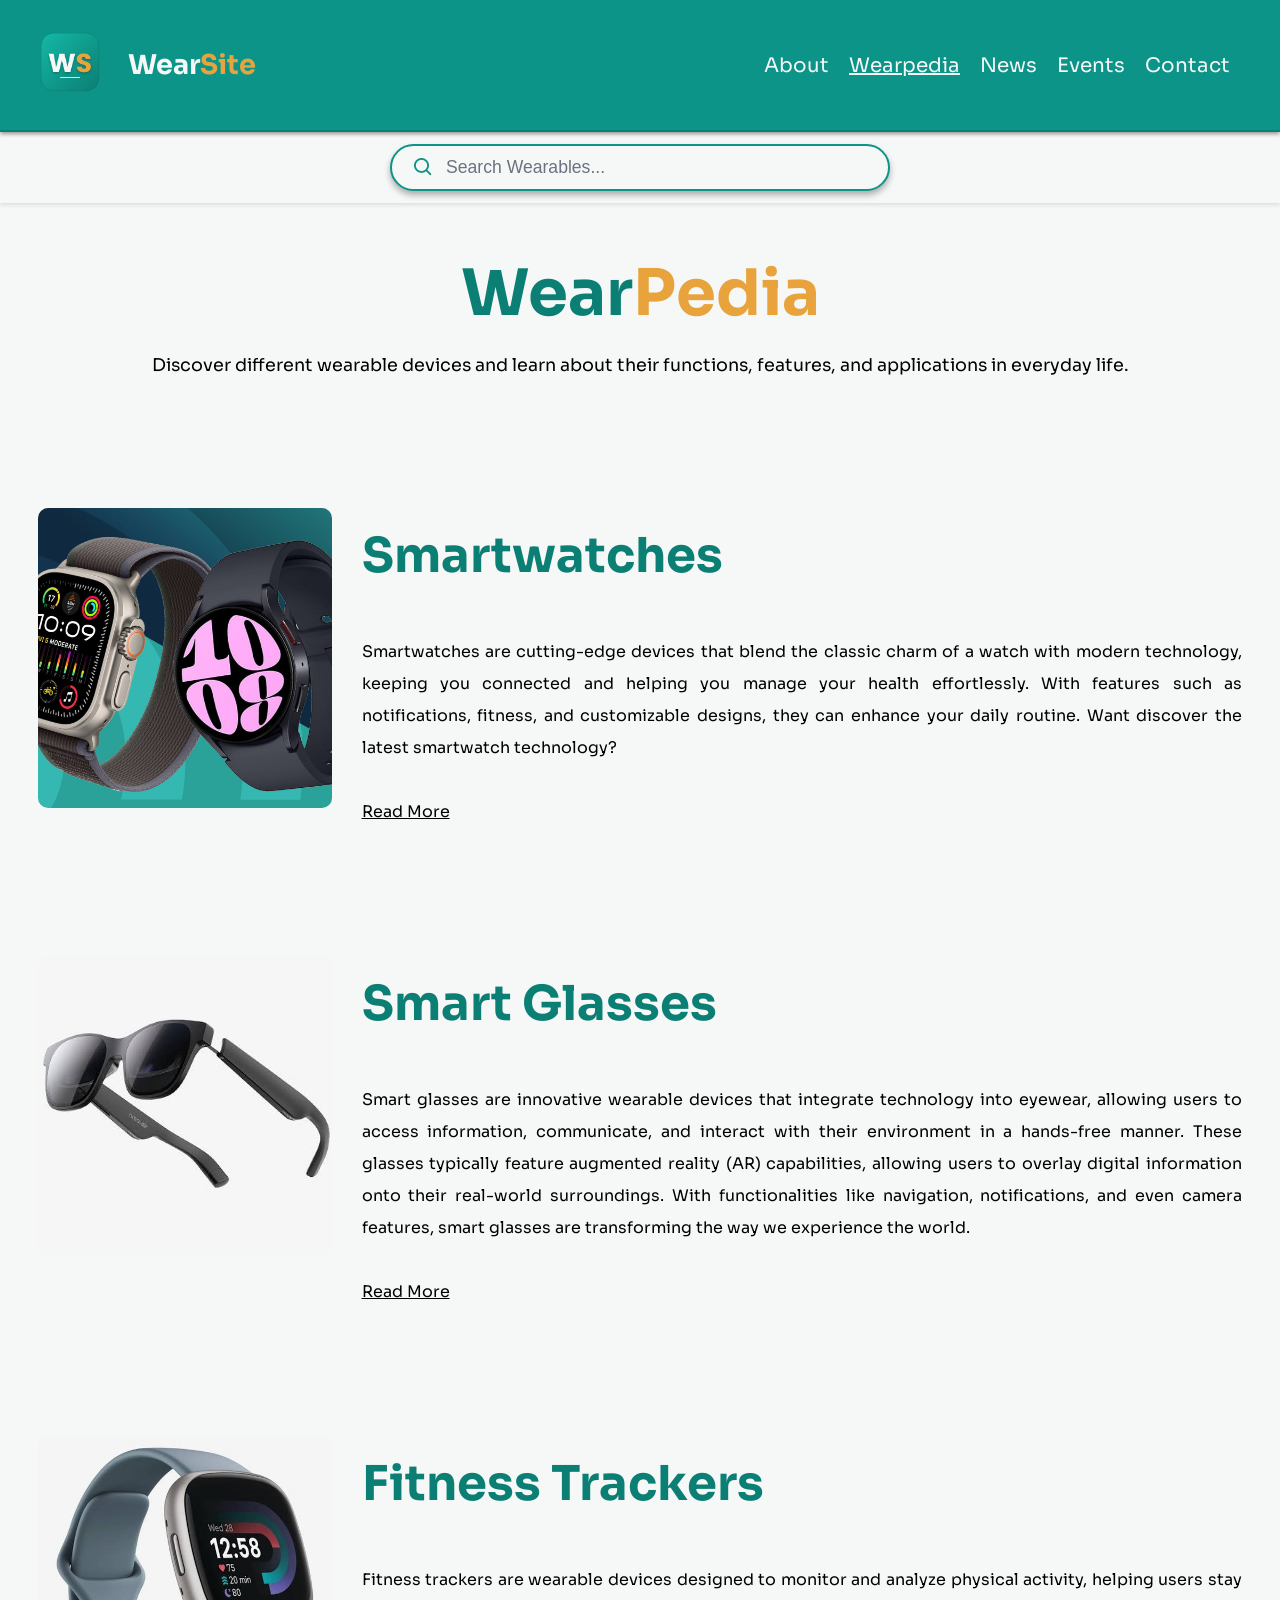
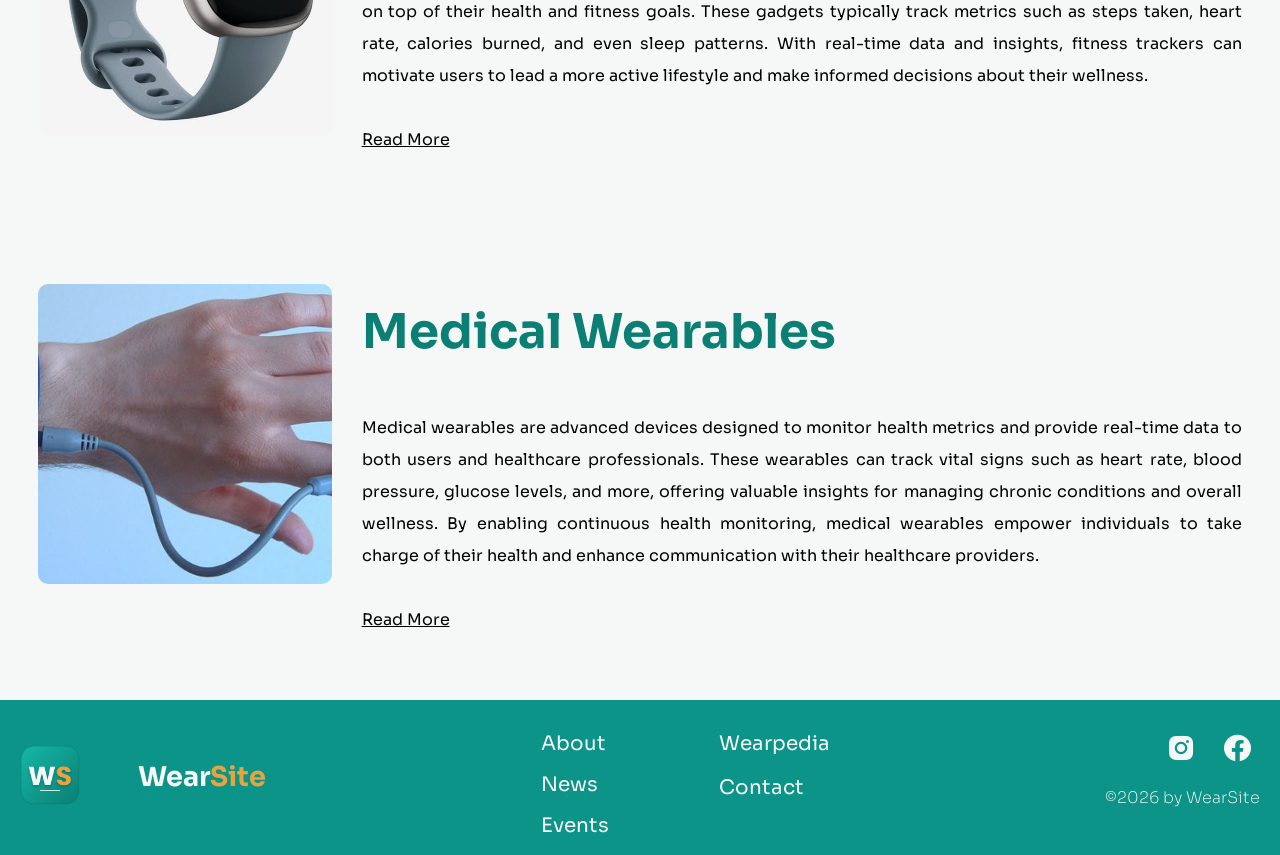
<file: HTML/wearpedia.html>
<!DOCTYPE html>
<html lang="en">
<head>
  <meta charset="UTF-8" />
  <meta name="viewport" content="width=device-width, initial-scale=1.0" />
  <link rel="stylesheet" href="../styles/assets/style.css">
  <link rel="preconnect" href="https://fonts.googleapis.com">
  <link rel="preconnect" href="https://fonts.gstatic.com" crossorigin>
  <link href="https://fonts.googleapis.com/css2?family=Sora:wght@100..800&family=Space+Grotesk:wght@300..700&display=swap" rel="stylesheet">
  <link href='https://unpkg.com/boxicons@2.1.4/css/boxicons.min.css' rel='stylesheet'>
  <link rel="icon" type="image/png" href="logo.ico">
  <title>WearSite</title>
</head>
<body>
    <div class="search-sticky">
    <nav>
      <div class="logo">
      <a href="../HTML/index.html"><img src="../images/logo.png" alt="WearSite Logo"></a>
      </div>
      <div class="header">
      <p>Wear<span style="color: #E8A33D;">Site</span></p>
      </div>
      <button class="menu-toggle" aria-label="Toggle menu"
        onclick="document.querySelector('nav ul').classList.toggle('open')">
  <i class='bx bx-menu'></i>
</button>

      <ul>
        <li><a href="../HTML/about.html">About</a></li>
         <li><a href="../HTML/wearpedia.html" style="text-decoration: underline;">Wearpedia</a></li>
        <li><a href="../HTML/news.html">News</a></li>
         <li><a href="../HTML/events.html">Events</a></li>
        <li><a href="../HTML/contact.html">Contact</a></li>
      </ul>
    </nav>

    <div class="searchbar">
            <i class='bx bx-search'></i>
            <input type="search" id="search" placeholder="Search Wearables..." aria-label="Search wearables">
    </div>
</div>

    <div class="hero-wearpedia">
            <h1>Wear<span style="color: #E8A33D;">Pedia</span></h1>
            <p>Discover different wearable devices and learn about their functions, features, and applications in everyday life.</p>
    </div>

  <main>
    <div class="info-1" data-name="Smartwatches">
        <img src="../images/wear1.jpg" alt="Smartwatches">
    <p><span style="color:#0B7F74; font-weight: bold; font-size: 3em;">Smartwatches </span> <br><br>Smartwatches are cutting-edge devices that blend the classic charm of a watch with modern technology, keeping you connected and helping you manage your health effortlessly. With features such as notifications, fitness, and customizable designs, they can enhance your daily routine. Want discover the latest smartwatch technology? <br> <br> <a href="https://dictionary.cambridge.org/us/dictionary/english/smartwatch">Read More</a> </p>
   
    </div>

    <div class="info-2" data-name="Smart Glasses">
        <img src="../images/wear2.jpg" alt="Smart Glasses">
    <p><span style="color:#0B7F74; font-weight: bold; font-size: 3em;">Smart Glasses </span> <br><br>Smart glasses are innovative wearable devices that integrate technology into eyewear, allowing users to access information, communicate, and interact with their environment in a hands-free manner. These glasses typically feature augmented reality (AR) capabilities, allowing users to overlay digital information onto their real-world surroundings. With functionalities like navigation, notifications, and even camera features, smart glasses are transforming the way we experience the world.  <br> <br> <a href="https://dictionary.cambridge.org/us/dictionary/english/smart-glasses">Read More</a> </p>
    </div>

    <div class="info-3" data-name="Fitness Trackers">
        <img src="../images/wear3.jpg" alt="Fitness Trackers">
   <p><span style="color:#0B7F74; font-weight: bold; font-size: 3em;">Fitness Trackers </span> <br><br>Fitness trackers are wearable devices designed to monitor and analyze physical activity, helping users stay on top of their health and fitness goals. These gadgets typically track metrics such as steps taken, heart rate, calories burned, and even sleep patterns. With real-time data and insights, fitness trackers can motivate users to lead a more active lifestyle and make informed decisions about their wellness.  <br> <br>  <a href="https://dictionary.cambridge.org/us/dictionary/english/fitness-tracker?q=fitness+trackers">Read More</a> </p>
    </div>

    <div class="info-4" data-name="Medical Wearables">
        <img src="../images/wear4.jpg" alt="Medical Wearables">
    <p><span style="color:#0B7F74; font-weight: bold; font-size: 3em;">Medical Wearables </span> <br><br> Medical wearables are advanced devices designed to monitor health metrics and provide real-time data to both users and healthcare professionals. These wearables can track vital signs such as heart rate, blood pressure, glucose levels, and more, offering valuable insights for managing chronic conditions and overall wellness. By enabling continuous health monitoring, medical wearables empower individuals to take charge of their health and enhance communication with their healthcare providers. <br> <br>  <a href="https://wou.edu/chemistry/chemistry-degree/student-activities-2/chemistry-corner/advancing-the-frontiers-of-medicine/health-wearables/">Read More</a> </p>
    </div>  
  </main>

  <footer>
    <div class="logo">
      <a href="../HTML/index.html"><img src="../images/logo.png" alt="WearSite Logo"></a>
      </div>
      <div class="header">
      <p>Wear<span style="color: #E8A33D;">Site</span></p>
      </div>
      <div class="links-footer">
      <ul>
        <li><a href="../HTML/about.html">About</a></li>
        <li><a href="../HTML/news.html">News</a></li>
         <li><a href="../HTML/events.html">Events</a></li>
      </ul>
   </div>
   <div class="links-footer2">
    <ul>
   <li><a href="../HTML/wearpedia.html">Wearpedia</a></li>
   <li><a href="../HTML/contact.html">Contact</a></li>
   </ul>
   </div>
   <div class="social-media">
      <a href="https://www.instagram.com/its.not_rancze/" target="_blank" style="--i:1;" class="insta"><i class='bx bxl-instagram-alt' ></i></a>
      <a href="https://www.facebook.com/rance.allen.7/" target="_blank" style="--i:2;"><i class='bx bxl-facebook-circle'></i></a>
      <p>©2026 by WearSite</p>
   </div>
  </footer>
</body>
</html>
</file>
<file: styles/assets/style.css>
/* General Styles
 Primary Color: #0D9488
 Secondary Color: #0B7F74 and 
 Background Color: #F5F8F7
 Font Family: Sora/Poppins, sans-serif
 */

 *{
  box-sizing: border-box;
 }

 html{
  scroll-behavior: smooth;
 }

 body{
  display: flex;
  flex-direction: column;
  min-height: 100vh;
  min-height: 100dvh;
  font-family: 'Sora', sans-serif;
  background-color: #F5F8F7;
  margin: 0;
 }

 /*Navigational Bar */
 nav{
  background-color: #0D9488;
  display: flex;
  justify-content: space-between;
  align-items: center;
  padding: 12px 20px;
  flex-wrap: wrap;
  position: sticky; 
  top: 0;
  z-index: 2000;
  width: 100%;
  box-shadow: 0 2px 4px rgba(0, 0, 0, 0.4);
  border-bottom: 2px solid #0B7F74;
 }

 nav ul{
  list-style: none;
  display: flex;
  margin: 0px 20px;
  gap: 20px;
  padding: 8px 10px 8px 0px;
 }

 nav a{
  text-decoration: none;
  color: #F5F8F7;
  transition: all 0.3s ease;
  font-size: 20px;
 }

 nav a:hover{           
  font-size: 1.2em;
  color: #E8A33D;
 }

 .logo img{
  height: 60px;
  margin: 20px;
  cursor: pointer;
  transition: transform 0.4s ease;
 }

 .logo img:hover{
  transform: rotate(360deg);
 }

 .header{
  color: #F5F8F7;
  font-size: 1.7em;
  margin: 8px;
  font-weight: bold;
  margin-right: auto;
 }

 /*Nav Bar for smaller screen size */
 .menu-toggle{
  display: none;
  background: none;
  border: none;
  color: #F5F8F7;
  font-size: 2em;
  cursor: pointer;
  transition: transform 0.3s ease;
 }

 .menu-toggle:active{
  transform: rotate(360deg);
 }


 /* HERO */
 .hero{
  display: flex;
  flex-direction: column;
  justify-content: center;
  padding: 50px 20px;
 }

 .hero h1{
  font-size: 5em;
  color: #0B7F74;
  margin: 20px;
 }

 .hero p{
  font-size: 1.8em;
  color: #0B7F74;
  text-align: left;
  max-width: 1700px;
  margin: 20px;
 }

 .content-1{
  display: flex;
  justify-content: center;
  padding: 0 20px;
 }

 .hero video{
  width: 100%;
  max-width: 1100px;
  height: auto;
  border-radius: 10px;
  margin: 20px 0;
  filter: blur(2px);
  box-shadow: 0 4px 6px rgba(0, 0, 0, 0.5);
 }

 .about-btn button{
  background-color: #0D9488;
  color: #F5F8F7;
  padding: 10px 20px;
  border: none;
  border-radius: 20px;
  cursor: pointer;
  transition: all 0.3s ease;
  margin: 20px;
  font-size: 1.6em;
  box-shadow: 0 4px 6px rgba(0, 0, 0, 0.5);
 }

 .about-btn button:hover{
  background-color: #0B7F74;
  transform: scale(1.1);
 }


 /* MAIN CONTENT */
 main{
  display: flex;
  justify-content: center;
  align-items: center;
  flex-wrap: wrap;
  gap: 20px;
  padding: 10px;
  flex-direction: column;
 }

 .devices h2{
  text-align: center;
  font-size: 2.5em;
 }

 .devices p{
  font-size: 1.5em;
  text-align: center;
  max-width: 900px;
 }

 .cards{
  display: flex;
  justify-content: center;
  gap: 20px;
  flex-wrap: wrap;
  width: 100%;
 }

 .card-1, .card-2, .card-3{
  background-color: #0D9488;
  border: 1px solid #0B7F74;
  border-radius: 10px;
  box-shadow: 0 4px 6px rgba(0, 0, 0, 0.5);
  padding: 20px;
  width: 100%;
  max-width: 400px;
  margin: 30px;
  transition: all 0.4s ease;
 }

 @media (hover: hover){
 .card-1:hover, .card-2:hover, .card-3:hover{
 transform: scale(1.1);
}
 }

 .card-1 img, .card-2 img, .card-3 img{
  width: 100%;
  height: 300px;
  border-radius: 10px;
  margin-bottom: 10px;
 }

 .card-1 h3, .card-2 h3, .card-3 h3{
  color: #F5F8F7;
 }

 .card-1 h2, .card-2 h2, .card-3 h2{
  color: #E8A33D;
 }

 .card-1 p, .card-2 p, .card-3 p{
  color: #F5F8F7;
  font-size: 1.1em;
 }

 main a{
  color: #F5F8F7;
  text-decoration: none;
 }

 main button{
  background-color: #0D9488;
  color: #F5F8F7;
  padding: 10px;
  border: none;
  border-radius: 20px;
  cursor: pointer;
  transition: all 0.3s ease;
  font-size: 1.2em;
  box-shadow: 0 4px 6px rgba(0, 0, 0, 0.5);
  text-decoration: none;
  margin: 0;
 }

 .cards button{
  display: block;
  margin: 40px auto 0;
 }

 main button:hover{
  transform: scale(1.1);
 }

 .news h2{
  text-align: center;
  font-size: 2.5em;
 }

 .news p{
  font-size: 1.5em;
  text-align: center;
  max-width: 900px;
 }

 .btn-all{
  margin-bottom: 20px;
 }


 /* ABOUT MAIN CONTENT */
 .hero-about h1{
  font-size: 4em;
  color: #0B7F74;
  margin: 30px;
 }

 .text-1, .text-2, .text-3{
  display: grid;
  grid-template-columns: 1fr 2fr;
  gap: 30px;
  align-items: start;
  width: 100%;
  max-width: 1400px;
  margin: 0 auto;
  padding: 24px 28px;
  background: #F5F8F7;
  border-bottom: 1px solid #0B7F74;
  border-radius: 10px;
 }

 .text-1{
  margin-top: -30px;
 }

 .text-1 h2, .text-2 h2, .text-3 h2{
  margin: 0;
 }

 .text-1 p, .text-2 p, .text-3 p{
  text-align: justify;
  margin: 0;
  line-height: 1.6;
 }

 .team-members h2{
  text-align: center;
  font-size: 2.5em;
 }

 .team-members p{
  font-size: 1.5em;
  text-align: center;
  max-width: 900px;
 }

 .team-cards{
  display: grid;
  grid-template-columns: repeat(4, 1fr);
  gap: 30px;
 }

 .aboutcard-1, .aboutcard-2, .aboutcard-3{
  background-color: #0D9488;
  border: 1px solid #0B7F74;
  border-radius: 10px;
  box-shadow: 0 4px 6px rgba(0, 0, 0, 0.5);
  padding: 20px;
  width: 100%;
  max-width: 400px;
  margin: 30px auto;
  text-align: center;
  transition: all 0.4s ease;
 }

 @media (hover: hover){
.aboutcard-1:hover, .aboutcard-2:hover, .aboutcard-3:hover{
 transform: scale(1.1);
}
 }

.aboutcard-1 img, .aboutcard-2 img, .aboutcard-3 img{
  width: 100%;
  height: 300px;
  object-fit: cover;
  object-position: center top;
  border-radius: 10px;
  margin-bottom: 10px;
 }

 .aboutcard-1 h3, .aboutcard-2 h3, .aboutcard-3 h3{
  color: #E8A33D;
  text-align: center;
 }

 .aboutcard-1 p, .aboutcard-2 p, .aboutcard-3 p{
  color: #F5F8F7;
  font-size: 1.1em;
  text-align: center; 
 }

 .aboutcard-1 a, .aboutcard-2 a, .aboutcard-3 a{
  color: #F5F8F7;
  font-size: 2em;
  transition: color 0.5s ease;
  margin: 0 10px;
 }

 .aboutcard-1 a:hover, .aboutcard-2 a:hover, .aboutcard-3 a:hover{
  color: #E8A33D;
 }


 /* WEARPEDIA MAIN CONTENT */
 .searchbar{
  display: flex;
  align-items: center;
  gap: 10px;
  width: 90%;
  max-width: 500px;
  margin: 12px auto;
  padding: 10px 20px;
  background: #F5F8F7;
  border: 2px solid #0D9488;
  border-radius: 30px;
  box-shadow: 0 4px 6px rgba(0, 0, 0, 0.3);
  transition: box-shadow 0.3s ease;
 }

 .search-sticky{
  position: sticky;
  top: 0;
  z-index: 2000;
  background: #F5F8F7;
  box-shadow: 0 2px 4px rgba(0, 0, 0, 0.1);
 }

 .searchbar:focus-within{
  box-shadow: 0 0 0 4px rgba(13, 148, 136, 0.3);
 }

 .searchbar i{
  font-size: 1.4em;
  color: #0D9488;
 }

 .searchbar input{
  flex: 1;
  min-width: 0;
  border: none;
  outline: none;
  font-size: 1.1em;
  background: transparent;
  color: #0B7F74;
 }

 .searchbar input::placeholder{
  color: #6b7280;
 }

 .hero-wearpedia{
  margin: 30px 30px 50px 30px;
 }

 .hero-wearpedia h1{
  font-size: 4em;
  color: #0B7F74;
  margin: 20px;
  text-align: center;
 }

 .hero-wearpedia p{
  font-size: 1.1em;
  text-align: center;
 }

 .info-1, .info-2, .info-3, .info-4{
  display: grid;
  grid-template-columns: 1fr 3fr;
  gap: 30px;
  align-items: start;
  width: 100%;
  max-width: 1400px;
  margin: 30px auto;
  padding: 24px 28px;
  background: #F5F8F7;
 }

 .info-1 img, .info-2 img, .info-3 img, .info-4 img{
  width: 100%;
  height: 300px;
  object-fit: cover;
  border-radius: 10px;
  margin-bottom: 10px;
 }

 .info-1 p, .info-2 p, .info-3 p, .info-4 p{
  text-align: justify;
  margin: 0;
  line-height: 2.0;
 }

 .info-1 a, .info-2 a, .info-3 a, .info-4 a{
  color: black;
  text-decoration: underline;
 }

 /* NEWS PAGE uses previous CSS code cards. THIS IS NOW THE ARTICLE PAGE. */
 
 .heroarticle-1{
  width: 100%;
  max-width: 1400px;
  margin: 0 auto;
  padding: 30px 20px 10px;
 }
 
 .heroarticle-1 h1{
  font-size: 3.5em;
  color: #0B7F74;
  margin: 0 0 10px;
 }
 
 .heroarticle-1 h2{
  font-size: 1.6em;
  margin: 0 0 10px;
 }
 
 .heroarticle-1 p{
  margin: 0;
 }


 main.article-layout{
  display: grid;
  grid-template-columns: minmax(0, 2fr) minmax(0, 1fr);
  align-items: start; 
  gap: 40px;
  width: 100%;
  max-width: 1400px;
  margin: 0 auto;
  padding: 20px;
 }
 
 .article-main img{
  display: block;
  width: 100%;
  aspect-ratio: 16 / 9;
  object-fit: cover;
  border-radius: 10px;
  box-shadow: 0 4px 6px rgba(0, 0, 0, 0.5);
 }

 .share{
  display: flex;
  gap: 14px;
  margin: 16px 0 24px;
 }
 
 .share a{
  color: #0B7F74;
  font-size: 2em;
  line-height: 1;
  transition: color 0.5s ease;
 }
 
 .share a:hover{
  color: #E8A33D;
 }
 
 .articletext-1 p{
  font-size: 1.1em;
  line-height: 1.9;
  margin: 0 0 1.2em;
 }
 
 .article-main .btn-all{
  margin-top: 10px;
 }
 
 
 /* FLOATING SIDEBAR for ARTICLE PAGES */
 .related-news{
  position: sticky;
  top: 150px;
  max-height: calc(100vh - 170px);
  overflow-y: auto;
  padding: 6px;
 }

 .related-news button{
  height: auto;
  border-radius: 15px;
  margin-top:10px;
  margin-bottom: 10px;
 }
 
 .related-news > h2{
  font-size: 1.8em;
  color: #0B7F74;
  text-align: center;
  margin: 0 0 16px;
 }
 
 .related-list{
  display: grid;
  gap: 20px;
 }
 
 /* Reuses CSS card look, just made compact for the sidebar */
 .related-card{
  margin: 0;
  max-width: none;
  padding: 16px;
 }

 .related-card:hover{
  transform: none;
 }
 
 .related-card img{
  height: 150px;
  object-fit: cover;
 }
 
 .related-card h3{
  margin: 6px 0;
 }
 
 .related-card h2{
  font-size: 1.1em;
  margin: 0 0 8px;
 }
 
 .related-card p{
  font-size: 0.9em;
  margin: 0;
 }

 /* EVENTS */
 .hero-events{
  text-align: center;
 }
 .card-events h2{
  text-align: center;
  color: #E8A33D;
 }

 /* CONTACT */
 .flex-container{
  display: flex;
  flex-direction: row;
  align-items: flex-start;
  justify-content: center;
  gap: 40px;
  width: 100%;
  max-width: 1400px;
  margin: 0 auto;
  padding: 0 20px;
 }
 
 .hero-contact{
  flex: 1 1 0;
  min-width: 0; 
  padding-left: 0;
  padding-right: 0;
 }
 
 .hero-contact h1,
 .hero-contact p{
  margin-left: 0;
  margin-right: 0;
 }
 
 .hero-contact p{
  font-size: 1.5em;
  max-width: 700px;
  line-height: 1.6;
  color: black;
 }
 
 .contact-form{
  flex: 0 1 500px;
  width: 100%;
  max-width: 500px;
  min-width: 0;
  margin: 20px 0;
  border: #0B7F74;
  background-color: #0D9488;
  padding: 20px;
  border-radius: 10px;
  color: #F5F8F7;
  box-shadow: 0 4px 6px rgba(0, 0, 0, 0.3);
  transition: box-shadow 0.3s ease;
 }
 
 .contact-form:focus-within{
  box-shadow: 0 0 0 4px rgba(13, 148, 136, 0.3);
 }
 
 .contact-form input,
 .contact-form textarea{
  font-family: inherit;
  font-size: 1.1em;
  width: 100%;
  border: none;
  outline: none;
  border-radius: 5px;
  padding: 5px;
  box-shadow: 0 4px 6px rgba(0, 0, 0, 0.3);
  margin-bottom: 15px;
 }
 
 .contact-form textarea{
  resize: vertical;
 }
 
 .submit-button{
  display: flex;
  justify-content: flex-end;
  margin-top: 20px;
 }
 
 .submit-button input{
  background-color: #0D9488;
  color: #F5F8F7;
  width: 100px;
  border: none;
  outline: none;
  border-radius: 5px;
  padding: 5px;
  cursor: pointer;
  transition: transform 0.7s ease;
 }

 .submit-button input:hover{
  transform: scale(1.1);
 }

 /*FOOTER*/
 footer{
  background-color: #0D9488;
  display: flex;
  justify-content: space-around;
  align-items: center;
  width: 100%;
  gap: 30px;
  flex-wrap: wrap;
  margin-top: auto;
 }

 .links-footer{
  margin-top: 15px;
  margin-right: 80px;
 }

 .links-footer ul{
  list-style: none;
  padding: 0;
  display: flex;
  gap: 16px;
  flex-direction: column;
 }

 .links-footer a{
  font-size: 20px;
  color: #F5F8F7;
  text-decoration: none;
  transition: all 0.3s ease;
 }

 .links-footer a:hover{
  font-size: 1.1em;
  color: #E8A33D;
 }

 .links-footer2{
  margin-top: 15px;
  margin-right: auto;
  padding-bottom: 15px;
 }

 .links-footer2 ul{
  list-style: none;
  padding: 0;
  display: flex;
  gap: 19px;
  flex-direction: column;
  margin-bottom: 40px;
 }

 .links-footer2 a{
  font-size: 20px;
  color: #F5F8F7;
  text-decoration: none;
  transition: all 0.3s ease;
 }

 .links-footer2 a:hover{
  font-size: 1.2em;
  color: #E8A33D;
 }

 .insta{
  margin-left: 60px;
 }

 .social-media a{
  color: #F5F8F7;
  font-size: 2em;
  margin-right: 20px;
  transition: color 0.5s ease;
 }

 .social-media a:hover{
  color: #E8A33D;
 }

 .social-media p{
  color: #F5F8F7;
  font-weight: 200;
  margin-right: 20px;
 }


 @media (max-width: 1100px){
.team-cards{
  grid-template-columns: repeat(2, 1fr);
}

.hero-contact h1{
  font-size: 3.5em;
}
 
.hero-contact p{
  font-size: 1.3em;
}
 }

 /* Tablet and below, burger menu appears */
 @media (max-width: 900px){
.menu-toggle{
  display: block;
}

nav ul{
  display: flex;
  flex-direction: column;
  width: 100%;
  margin: 0;
  padding: 0;
  gap: 12px;
  max-height: 0;
  overflow: hidden;
  opacity: 0;
  transition: max-height 0.4s ease, opacity 0.3s ease, padding 0.4s ease;
}

nav ul.open{
  max-height: 300px;
  opacity: 1;
  padding: 10px 0;
}

.logo img{
  height: 40px;
  margin: 8px 12px;
}

.text-1, .text-2, .text-3{
  grid-template-columns: 1fr;
  gap: 10px;
}


.info-1, .info-2, .info-3, .info-4{
  grid-template-columns: 1fr;
  gap: 16px;
}

.flex-container{
  flex-direction: column;
  align-items: stretch;
  gap: 0;
  padding: 0 20px;
}

.heroarticle-1 h1{
  font-size: 2.6em;
}
 
main.article-layout{
  grid-template-columns: 1fr;
  gap: 30px;
}
 
.related-news{
  position: static;
  max-height: none;
  overflow: visible;
}
 
.related-list{
  grid-template-columns: repeat(auto-fit, minmax(240px, 1fr));
}
.hero-contact{
  flex: none;
  padding: 30px 0 10px;
}
 
.contact-form{
  flex: none;
  align-self: center;
  width: 100%;
  max-width: 600px;
  margin: 10px 0 30px;
}
 }

 @media (max-width: 600px){
main{
  padding: 10px 16px;
}

/* Home */
.hero{
  padding: 30px 16px;
}

.hero h1{
  font-size: 3em;
  margin: 12px 0;
}

.hero p{
  font-size: 1.2em;
  margin: 12px 0;
}

.about-btn button{
  font-size: 1.2em;
  margin: 12px 0;
}

.content-1{
  padding: 0;
}

.devices h2, .news h2, .team-members h2{
  font-size: 1.8em;
}

.devices p, .news p, .team-members p{
  font-size: 1.1em;
}

/* About */
.hero-about h1{
  font-size: 2.4em;
  margin: 20px 16px;
}

.text-1{
  margin-top: 0;
}

.text-1, .text-2, .text-3{
  padding: 16px;
}

.text-1 p, .text-2 p, .text-3 p{
  text-align: left;
}

.team-cards{
  grid-template-columns: 1fr;
  gap: 20px;
}

.aboutcard-1 img, .aboutcard-2 img, .aboutcard-3 img{
  height: 250px;
}

/* Wearpedia */
.searchbar{
  margin: 8px auto;
  padding: 6px 16px;
}

.hero-wearpedia{
  margin: 16px 16px 30px;
}

.hero-wearpedia h1{
  font-size: 2.6em;
  margin: 12px 0;
}

.hero-wearpedia p{
  font-size: 1em;
}

.info-1, .info-2, .info-3, .info-4{
  padding: 12px 0;
  margin: 10px auto;
}

.info-1 img, .info-2 img, .info-3 img, .info-4 img{
  height: 220px;
}

.info-title{
  font-size: 2em;
}

.info-1 p, .info-2 p, .info-3 p, .info-4 p{
  text-align: left;
  line-height: 1.7;
}

/* Footer */
footer{
  flex-direction: column;
  text-align: center;
  gap: 10px;
  padding: 20px 16px;
}

footer .header{
  margin: 0;
}

.links-footer, .links-footer2{
  margin: 0;
  padding: 0;
}

.links-footer ul, .links-footer2 ul{
  align-items: center;
  margin: 0 0 10px;
}

.social-media a{
  margin: 0 10px;
}

.social-media p{
  margin-right: 0;
}

.flex-container{
  padding: 0 16px;
}
.heroarticle-1{
  padding: 20px 16px 0;
}
 
.heroarticle-1 h1{
  font-size: 2.2em;
}
 
.heroarticle-1 h2{
  font-size: 1.2em;
}
 
main.article-layout{
  padding: 10px 16px;
}
 
.articletext-1 p{
  font-size: 1em;
  line-height: 1.7;
}

.hero-contact{
  padding: 20px 0 0;
}
 
.hero-contact h1{
  font-size: 2.4em;
}
 
.hero-contact p{
  font-size: 1.1em;
}
 
.contact-form{
  padding: 16px;
  margin-bottom: 24px;
}
 }
</file>
